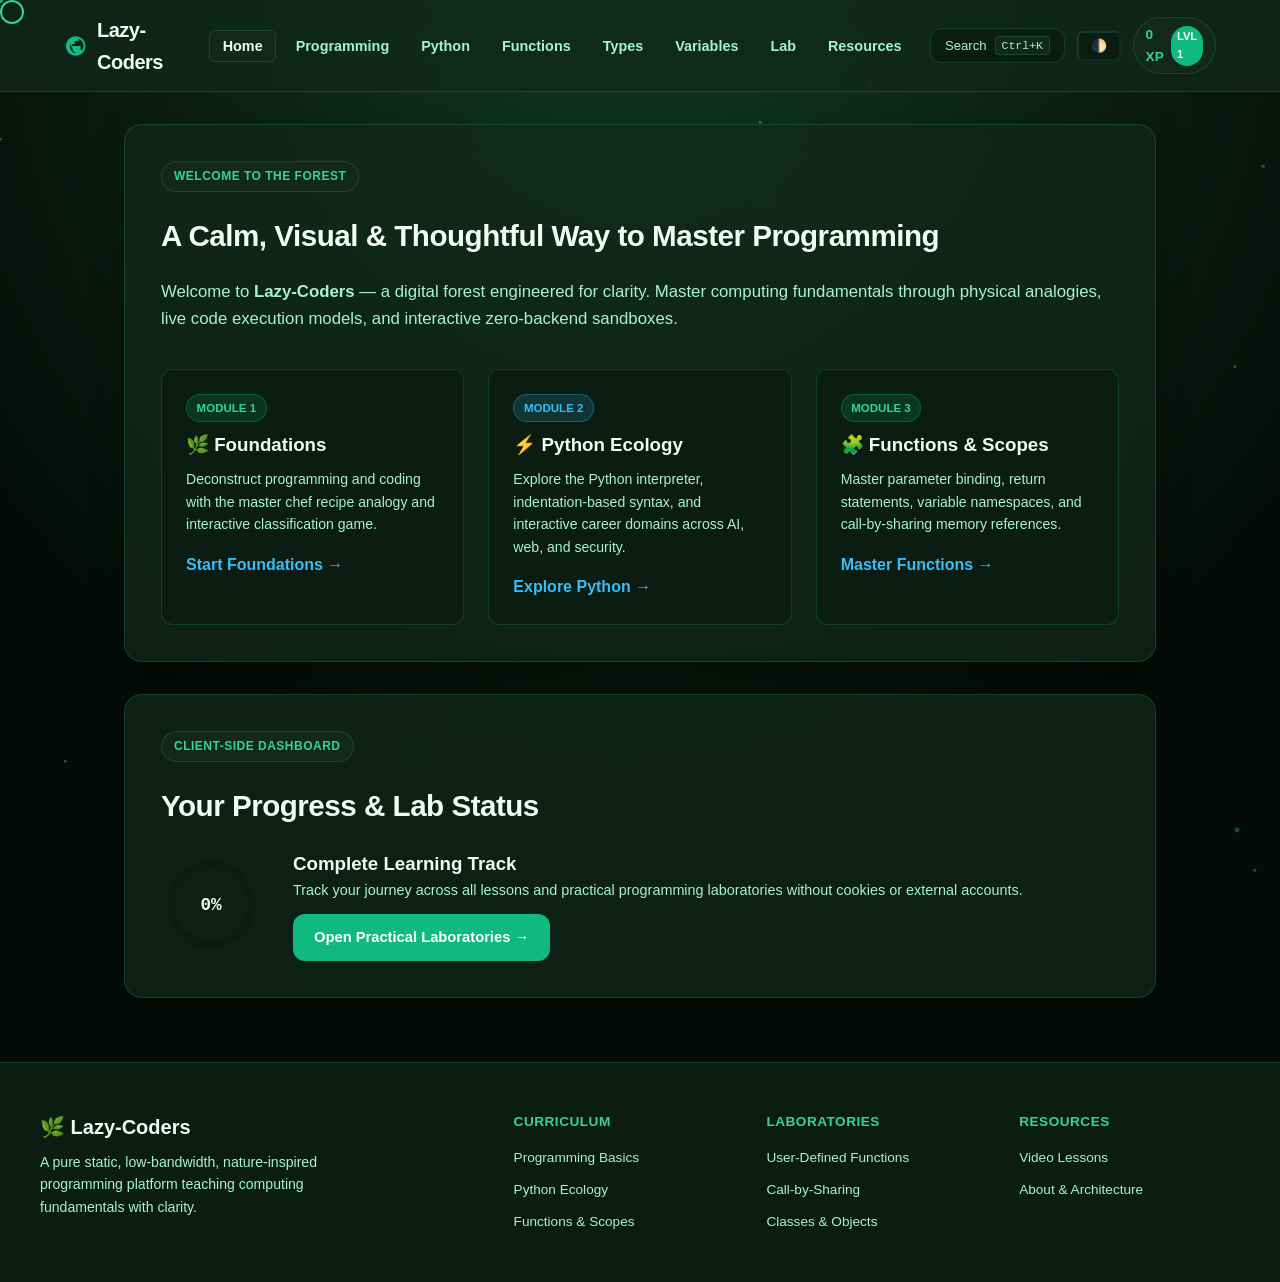
<file: index.html>
<!DOCTYPE html>
<html lang="en">

    <head>
        <meta charset="UTF-8">
        <meta name="viewport" content="width=device-width, initial-scale=1.0">
        <meta name="theme-color" content="#10b981">
        <meta name="description"
            content="Lazy-Coders: A luxury, nature-themed, low-bandwidth static programming educational platform.">
        <title>Lazy-Coders | Digital Forest of Programming</title>

        <link rel="icon"
            href="data:image/svg+xml,<svg xmlns='http://www.w3.org/2000/svg' viewBox='0 0 100 100'><text y='.9em' font-size='90'>🌿</text></svg>">
        <link rel="manifest" href="manifest.json">

        <link rel="stylesheet" href="css/style.css">
        <link rel="stylesheet" href="css/responsive.css">
        <link rel="stylesheet" href="css/animations.css">
        <link rel="stylesheet" href="css/components.css">
    </head>

    <body>
        <a href="#main-content" class="skip-nav">Skip to main content</a>
        <canvas id="ambient-canvas"></canvas>

        <header class="glass-header">
            <nav class="nav-container" aria-label="Main Navigation">
                <a href="index.html" class="brand-logo">
                    <svg viewBox="0 0 24 24" aria-hidden="true">
                        <path
                            d="M12 2C6.48 2 2 6.48 2 12s4.48 10 10 10 10-4.48 10-10S17.52 2 12 2zm1 17.93c-3.95-.49-7-3.85-7-7.93 0-.62.08-1.21.21-1.79L9 15v1c0 1.1.9 2 2 2v1.93zm6.9-2.54c-.26-.81-1-1.39-1.9-1.39h-1v-3c0-.55-.45-1-1-1H8v-2h2c.55 0 1-.45 1-1V7h2c1.1 0 2-.9 2-2v-.41c2.93 1.19 5 4.06 5 7.41 0 2.08-.8 3.97-2.1 5.39z" />
                    </svg>
                    <span>Lazy-Coders</span>
                </a>

                <ul class="nav-links">
                    <li><a href="index.html" class="nav-link active">Home</a></li>
                    <li><a href="programming.html" class="nav-link">Programming</a></li>
                    <li><a href="python.html" class="nav-link">Python</a></li>
                    <li><a href="functions.html" class="nav-link">Functions</a></li>
                    <li><a href="function-types.html" class="nav-link">Types</a></li>
                    <li><a href="variables.html" class="nav-link">Variables</a></li>
                    <li><a href="practical.html" class="nav-link">Lab</a></li>
                    <li><a href="resources.html" class="nav-link">Resources</a></li>
                </ul>

                <div class="nav-actions">
                    <button class="btn-cmd-palette" aria-label="Search">Search <span
                            class="kbd-shortcut">Ctrl+K</span></button>
                    <button class="btn-secondary btn-sm" data-theme-toggle aria-label="Toggle Theme">🌓</button>
                    <div class="user-xp-capsule">
                        <span class="xp-counter">0 XP</span>
                        <span class="level-badge">Lvl 1</span>
                    </div>
                </div>
            </nav>
        </header>

        <main id="main-content" class="main-wrapper">
            <section class="learning-card">
                <span class="card-badge">Welcome to the Forest</span>
                <h1 class="card-title">A Calm, Visual & Thoughtful Way to Master Programming</h1>
                <p style="color: var(--text-muted); font-size: 1.05rem;">
                    Welcome to <strong>Lazy-Coders</strong> — a digital forest engineered for clarity. Master computing
                    fundamentals through physical analogies, live code execution models, and interactive zero-backend
                    sandboxes.
                </p>

                <div
                    style="display: grid; grid-template-columns: repeat(auto-fit, minmax(280px, 1fr)); gap: 1.5rem; margin-top: 1rem;">
                    <div
                        style="background: var(--bg-surface); padding: 1.5rem; border-radius: var(--radius-md); border: 1px solid var(--border-glass);">
                        <span class="badge badge-emerald">Module 1</span>
                        <h3 style="margin: 0.5rem 0; color: var(--text-main);">🌿 Foundations</h3>
                        <p style="color: var(--text-muted); font-size: 0.88rem;">Deconstruct programming and coding with
                            the master chef recipe analogy and interactive classification game.</p>
                        <a href="programming.html"
                            style="color: var(--accent-sky); font-weight: 700; text-decoration: none; display: inline-block; margin-top: 1rem;">Start
                            Foundations →</a>
                    </div>

                    <div
                        style="background: var(--bg-surface); padding: 1.5rem; border-radius: var(--radius-md); border: 1px solid var(--border-glass);">
                        <span class="badge badge-sky">Module 2</span>
                        <h3 style="margin: 0.5rem 0; color: var(--text-main);">⚡ Python Ecology</h3>
                        <p style="color: var(--text-muted); font-size: 0.88rem;">Explore the Python interpreter,
                            indentation-based syntax, and interactive career domains across AI, web, and security.</p>
                        <a href="python.html"
                            style="color: var(--accent-sky); font-weight: 700; text-decoration: none; display: inline-block; margin-top: 1rem;">Explore
                            Python →</a>
                    </div>

                    <div
                        style="background: var(--bg-surface); padding: 1.5rem; border-radius: var(--radius-md); border: 1px solid var(--border-glass);">
                        <span class="badge badge-emerald">Module 3</span>
                        <h3 style="margin: 0.5rem 0; color: var(--text-main);">🧩 Functions & Scopes</h3>
                        <p style="color: var(--text-muted); font-size: 0.88rem;">Master parameter binding, return
                            statements, variable namespaces, and call-by-sharing memory references.</p>
                        <a href="functions.html"
                            style="color: var(--accent-sky); font-weight: 700; text-decoration: none; display: inline-block; margin-top: 1rem;">Master
                            Functions →</a>
                    </div>
                </div>
            </section>

            <section class="learning-card">
                <span class="card-badge">Client-Side Dashboard</span>
                <h2 class="card-title">Your Progress & Lab Status</h2>
                <div style="display: flex; gap: 2rem; align-items: center; flex-wrap: wrap;">
                    <div class="kpi-gauge">
                        <svg width="100" height="100">
                            <circle class="kpi-gauge-track" cx="50" cy="50" r="40" />
                            <circle class="kpi-gauge-bar" cx="50" cy="50" r="40" stroke-dasharray="251.2"
                                stroke-dashoffset="251.2" />
                        </svg>
                        <div class="kpi-gauge-value" data-dashboard-progress-text>0%</div>
                    </div>
                    <div>
                        <h3 style="color: var(--text-main);">Complete Learning Track</h3>
                        <p style="color: var(--text-muted); font-size: 0.9rem;">Track your journey across all lessons
                            and practical programming laboratories without cookies or external accounts.</p>
                        <a href="practical.html" class="btn btn-primary" style="margin-top: 0.75rem;">Open Practical
                            Laboratories →</a>
                    </div>
                </div>
            </section>
        </main>

        <div id="command-palette-modal"
            style="display: none; position: fixed; inset: 0; background: rgba(0,0,0,0.85); z-index: 10000; align-items: flex-start; justify-content: center; padding-top: 14vh;"
            role="dialog" aria-modal="true" aria-label="Command Palette">
            <div
                style="background: var(--bg-surface-elevated); border: 1px solid var(--border-highlight); width: 90%; max-width: 580px; border-radius: 16px; overflow: hidden;">
                <div
                    style="padding: 1rem 1.25rem; border-bottom: 1px solid var(--border-glass); display: flex; align-items: center; gap: 0.75rem;">
                    <input type="text" id="palette-search-input" placeholder="Search lessons, concepts, or labs..."
                        style="width: 100%; background: transparent; border: none; outline: none; color: var(--text-main); font-size: 1.05rem; font-family: inherit;">
                </div>
                <ul id="palette-results-list"
                    style="list-style: none; max-height: 320px; overflow-y: auto; padding: 0.5rem;"></ul>
            </div>
        </div>

        <nav class="mobile-dock" aria-label="Mobile Dock Navigation">
            <ul class="mobile-dock-list">
                <li class="mobile-dock-item"><a href="index.html" class="active"><span>🏠</span><span>Home</span></a>
                </li>
                <li class="mobile-dock-item"><a href="programming.html"><span>📖</span><span>Concepts</span></a></li>
                <li class="mobile-dock-item"><a href="functions.html"><span>⚙️</span><span>Functions</span></a></li>
                <li class="mobile-dock-item"><a href="practical.html"><span>🧪</span><span>Lab</span></a></li>
            </ul>
        </nav>

        <footer class="footer-main">
            <div class="footer-container">
                <div class="footer-brand">
                    <h4>🌿 Lazy-Coders</h4>
                    <p>A pure static, low-bandwidth, nature-inspired programming platform teaching computing
                        fundamentals with clarity.</p>
                </div>
                <div class="footer-col">
                    <h5>Curriculum</h5>
                    <ul>
                        <li><a href="programming.html">Programming Basics</a></li>
                        <li><a href="python.html">Python Ecology</a></li>
                        <li><a href="functions.html">Functions & Scopes</a></li>
                    </ul>
                </div>
                <div class="footer-col">
                    <h5>Laboratories</h5>
                    <ul>
                        <li><a href="practical.html#lab1">User-Defined Functions</a></li>
                        <li><a href="practical.html#lab3">Call-by-Sharing</a></li>
                        <li><a href="practical.html#lab4">Classes & Objects</a></li>
                    </ul>
                </div>
                <div class="footer-col">
                    <h5>Resources</h5>
                    <ul>
                        <li><a href="resources.html">Video Lessons</a></li>
                        <li><a href="about.html">About & Architecture</a></li>
                    </ul>
                </div>
            </div>
        </footer>

        <script src="js/app.js"></script>
        <script src="js/navigation.js"></script>
        <script src="js/theme.js"></script>
        <script src="js/dashboard.js"></script>
        <script src="js/quiz.js"></script>
        <script src="js/progress.js"></script>
        <script src="js/accessibility.js"></script>
        <script src="js/performance.js"></script>
    </body>

</html>
</file>
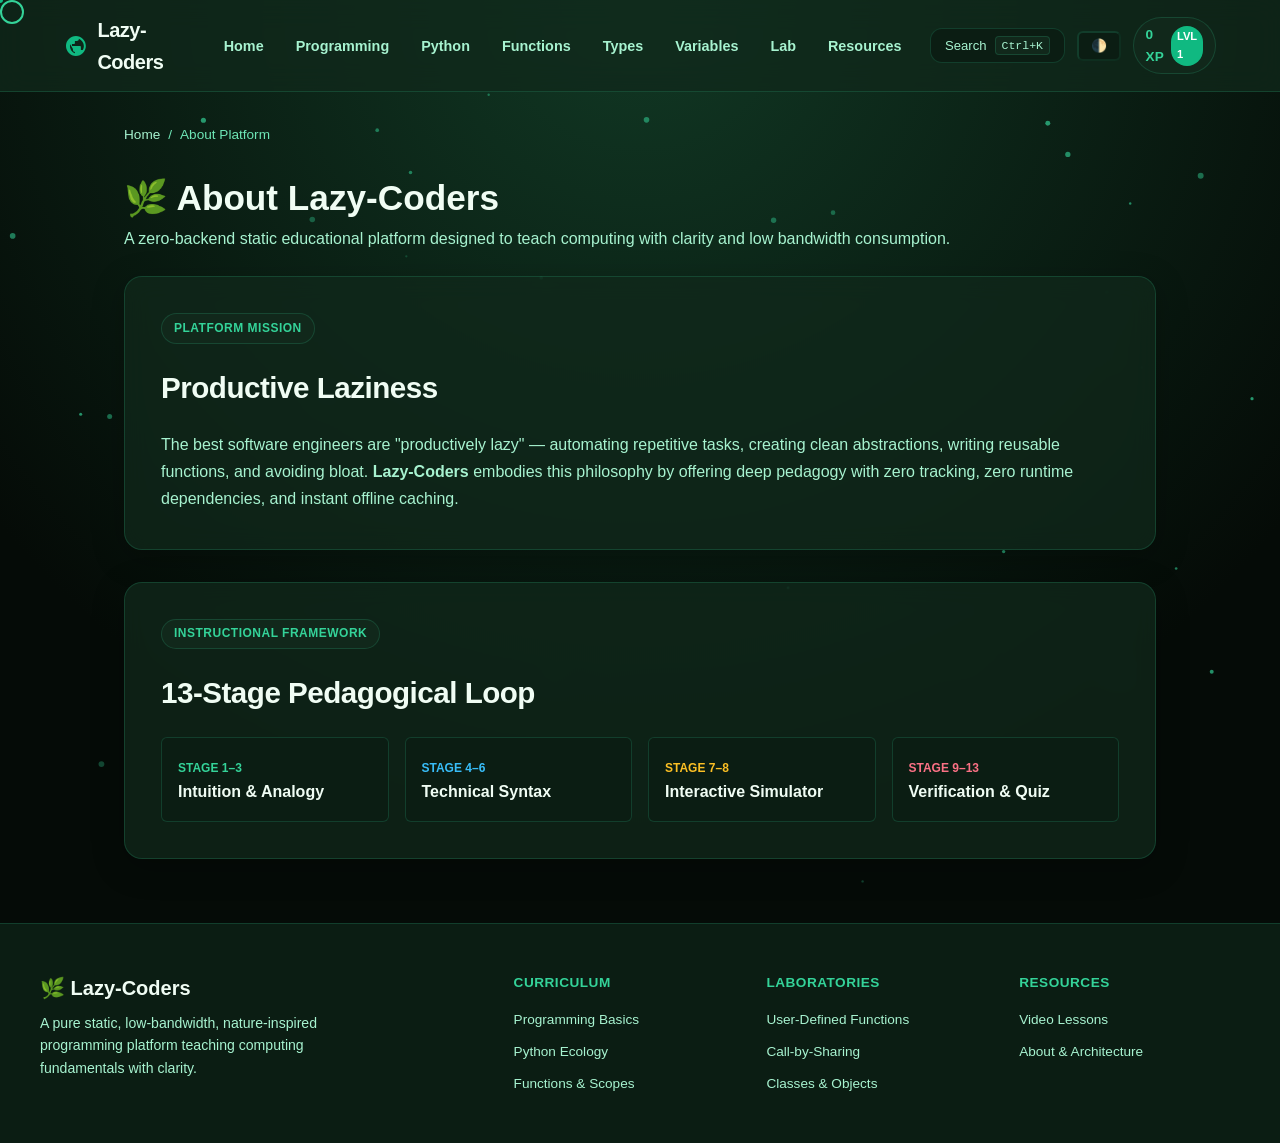
<file: about.html>
<!DOCTYPE html>
<html lang="en">

    <head>
        <meta charset="UTF-8">
        <meta name="viewport" content="width=device-width, initial-scale=1.0">
        <meta name="theme-color" content="#10b981">
        <meta name="description"
            content="Lazy-Coders: About our architectural philosophy, SDLC engineering roadmap, and 13-stage pedagogical model.">
        <title>Lazy-Coders | About & System Architecture</title>

        <link rel="icon"
            href="data:image/svg+xml,<svg xmlns='http://www.w3.org/2000/svg' viewBox='0 0 100 100'><text y='.9em' font-size='90'>🌿</text></svg>">
        <link rel="manifest" href="manifest.json">

        <link rel="stylesheet" href="css/style.css">
        <link rel="stylesheet" href="css/responsive.css">
        <link rel="stylesheet" href="css/animations.css">
        <link rel="stylesheet" href="css/components.css">
    </head>

    <body>
        <a href="#main-content" class="skip-nav">Skip to main content</a>
        <canvas id="ambient-canvas"></canvas>

        <header class="glass-header">
            <nav class="nav-container" aria-label="Main Navigation">
                <a href="index.html" class="brand-logo">
                    <svg viewBox="0 0 24 24" aria-hidden="true">
                        <path
                            d="M12 2C6.48 2 2 6.48 2 12s4.48 10 10 10 10-4.48 10-10S17.52 2 12 2zm1 17.93c-3.95-.49-7-3.85-7-7.93 0-.62.08-1.21.21-1.79L9 15v1c0 1.1.9 2 2 2v1.93zm6.9-2.54c-.26-.81-1-1.39-1.9-1.39h-1v-3c0-.55-.45-1-1-1H8v-2h2c.55 0 1-.45 1-1V7h2c1.1 0 2-.9 2-2v-.41c2.93 1.19 5 4.06 5 7.41 0 2.08-.8 3.97-2.1 5.39z" />
                    </svg>
                    <span>Lazy-Coders</span>
                </a>

                <ul class="nav-links">
                    <li><a href="index.html" class="nav-link">Home</a></li>
                    <li><a href="programming.html" class="nav-link">Programming</a></li>
                    <li><a href="python.html" class="nav-link">Python</a></li>
                    <li><a href="functions.html" class="nav-link">Functions</a></li>
                    <li><a href="function-types.html" class="nav-link">Types</a></li>
                    <li><a href="variables.html" class="nav-link">Variables</a></li>
                    <li><a href="practical.html" class="nav-link">Lab</a></li>
                    <li><a href="resources.html" class="nav-link">Resources</a></li>
                </ul>

                <div class="nav-actions">
                    <button class="btn-cmd-palette" aria-label="Search">Search <span
                            class="kbd-shortcut">Ctrl+K</span></button>
                    <button class="btn-secondary btn-sm" data-theme-toggle aria-label="Toggle Theme">🌓</button>
                    <div class="user-xp-capsule">
                        <span class="xp-counter">0 XP</span>
                        <span class="level-badge">Lvl 1</span>
                    </div>
                </div>
            </nav>
        </header>

        <main id="main-content" class="main-wrapper">
            <ul class="breadcrumbs" aria-label="Breadcrumbs">
                <li><a href="index.html">Home</a></li>
                <li>/</li>
                <li aria-current="page">About Platform</li>
            </ul>

            <header style="margin-bottom: 1.5rem;">
                <h1 style="font-size: 2.2rem; color: var(--text-main); font-weight: 800;">🌿 About Lazy-Coders</h1>
                <p style="color: var(--text-muted);">A zero-backend static educational platform designed to teach
                    computing with clarity and low bandwidth consumption.</p>
            </header>

            <section class="learning-card">
                <span class="card-badge">Platform Mission</span>
                <h2 class="card-title">Productive Laziness</h2>
                <p style="color: var(--text-muted); line-height: 1.7;">
                    The best software engineers are "productively lazy" — automating repetitive tasks, creating clean
                    abstractions, writing reusable functions, and avoiding bloat. <strong>Lazy-Coders</strong> embodies
                    this philosophy by offering deep pedagogy with zero tracking, zero runtime dependencies, and instant
                    offline caching.
                </p>
            </section>

            <section class="learning-card">
                <span class="card-badge">Instructional Framework</span>
                <h2 class="card-title">13-Stage Pedagogical Loop</h2>
                <div style="display: grid; grid-template-columns: repeat(auto-fit, minmax(200px, 1fr)); gap: 1rem;">
                    <div
                        style="background: var(--bg-surface); padding: 1rem; border-radius: var(--radius-sm); border: 1px solid var(--border-glass);">
                        <span style="color: var(--accent-glow); font-weight: 800; font-size: 0.75rem;">STAGE 1–3</span>
                        <div style="font-weight: 700; color: var(--text-main);">Intuition & Analogy</div>
                    </div>
                    <div
                        style="background: var(--bg-surface); padding: 1rem; border-radius: var(--radius-sm); border: 1px solid var(--border-glass);">
                        <span style="color: var(--accent-sky); font-weight: 800; font-size: 0.75rem;">STAGE 4–6</span>
                        <div style="font-weight: 700; color: var(--text-main);">Technical Syntax</div>
                    </div>
                    <div
                        style="background: var(--bg-surface); padding: 1rem; border-radius: var(--radius-sm); border: 1px solid var(--border-glass);">
                        <span style="color: var(--accent-amber); font-weight: 800; font-size: 0.75rem;">STAGE 7–8</span>
                        <div style="font-weight: 700; color: var(--text-main);">Interactive Simulator</div>
                    </div>
                    <div
                        style="background: var(--bg-surface); padding: 1rem; border-radius: var(--radius-sm); border: 1px solid var(--border-glass);">
                        <span style="color: var(--accent-rose); font-weight: 800; font-size: 0.75rem;">STAGE 9–13</span>
                        <div style="font-weight: 700; color: var(--text-main);">Verification & Quiz</div>
                    </div>
                </div>
            </section>
        </main>

        <div id="command-palette-modal"
            style="display: none; position: fixed; inset: 0; background: rgba(0,0,0,0.85); z-index: 10000; align-items: flex-start; justify-content: center; padding-top: 14vh;"
            role="dialog" aria-modal="true" aria-label="Command Palette">
            <div
                style="background: var(--bg-surface-elevated); border: 1px solid var(--border-highlight); width: 90%; max-width: 580px; border-radius: 16px; overflow: hidden;">
                <div
                    style="padding: 1rem 1.25rem; border-bottom: 1px solid var(--border-glass); display: flex; align-items: center; gap: 0.75rem;">
                    <input type="text" id="palette-search-input" placeholder="Search lessons, concepts, or labs..."
                        style="width: 100%; background: transparent; border: none; outline: none; color: var(--text-main); font-size: 1.05rem; font-family: inherit;">
                </div>
                <ul id="palette-results-list"
                    style="list-style: none; max-height: 320px; overflow-y: auto; padding: 0.5rem;"></ul>
            </div>
        </div>

        <nav class="mobile-dock" aria-label="Mobile Dock Navigation">
            <ul class="mobile-dock-list">
                <li class="mobile-dock-item"><a href="index.html"><span>🏠</span><span>Home</span></a></li>
                <li class="mobile-dock-item"><a href="programming.html"><span>📖</span><span>Concepts</span></a></li>
                <li class="mobile-dock-item"><a href="functions.html"><span>⚙️</span><span>Functions</span></a></li>
                <li class="mobile-dock-item"><a href="practical.html"><span>🧪</span><span>Lab</span></a></li>
            </ul>
        </nav>

        <footer class="footer-main">
            <div class="footer-container">
                <div class="footer-brand">
                    <h4>🌿 Lazy-Coders</h4>
                    <p>A pure static, low-bandwidth, nature-inspired programming platform teaching computing
                        fundamentals with clarity.</p>
                </div>
                <div class="footer-col">
                    <h5>Curriculum</h5>
                    <ul>
                        <li><a href="programming.html">Programming Basics</a></li>
                        <li><a href="python.html">Python Ecology</a></li>
                        <li><a href="functions.html">Functions & Scopes</a></li>
                    </ul>
                </div>
                <div class="footer-col">
                    <h5>Laboratories</h5>
                    <ul>
                        <li><a href="practical.html#lab1">User-Defined Functions</a></li>
                        <li><a href="practical.html#lab3">Call-by-Sharing</a></li>
                        <li><a href="practical.html#lab4">Classes & Objects</a></li>
                    </ul>
                </div>
                <div class="footer-col">
                    <h5>Resources</h5>
                    <ul>
                        <li><a href="resources.html">Video Lessons</a></li>
                        <li><a href="about.html">About & Architecture</a></li>
                    </ul>
                </div>
            </div>
        </footer>

        <script src="js/app.js"></script>
        <script src="js/navigation.js"></script>
        <script src="js/theme.js"></script>
        <script src="js/dashboard.js"></script>
        <script src="js/quiz.js"></script>
        <script src="js/progress.js"></script>
        <script src="js/accessibility.js"></script>
        <script src="js/performance.js"></script>
    </body>

</html>
</file>
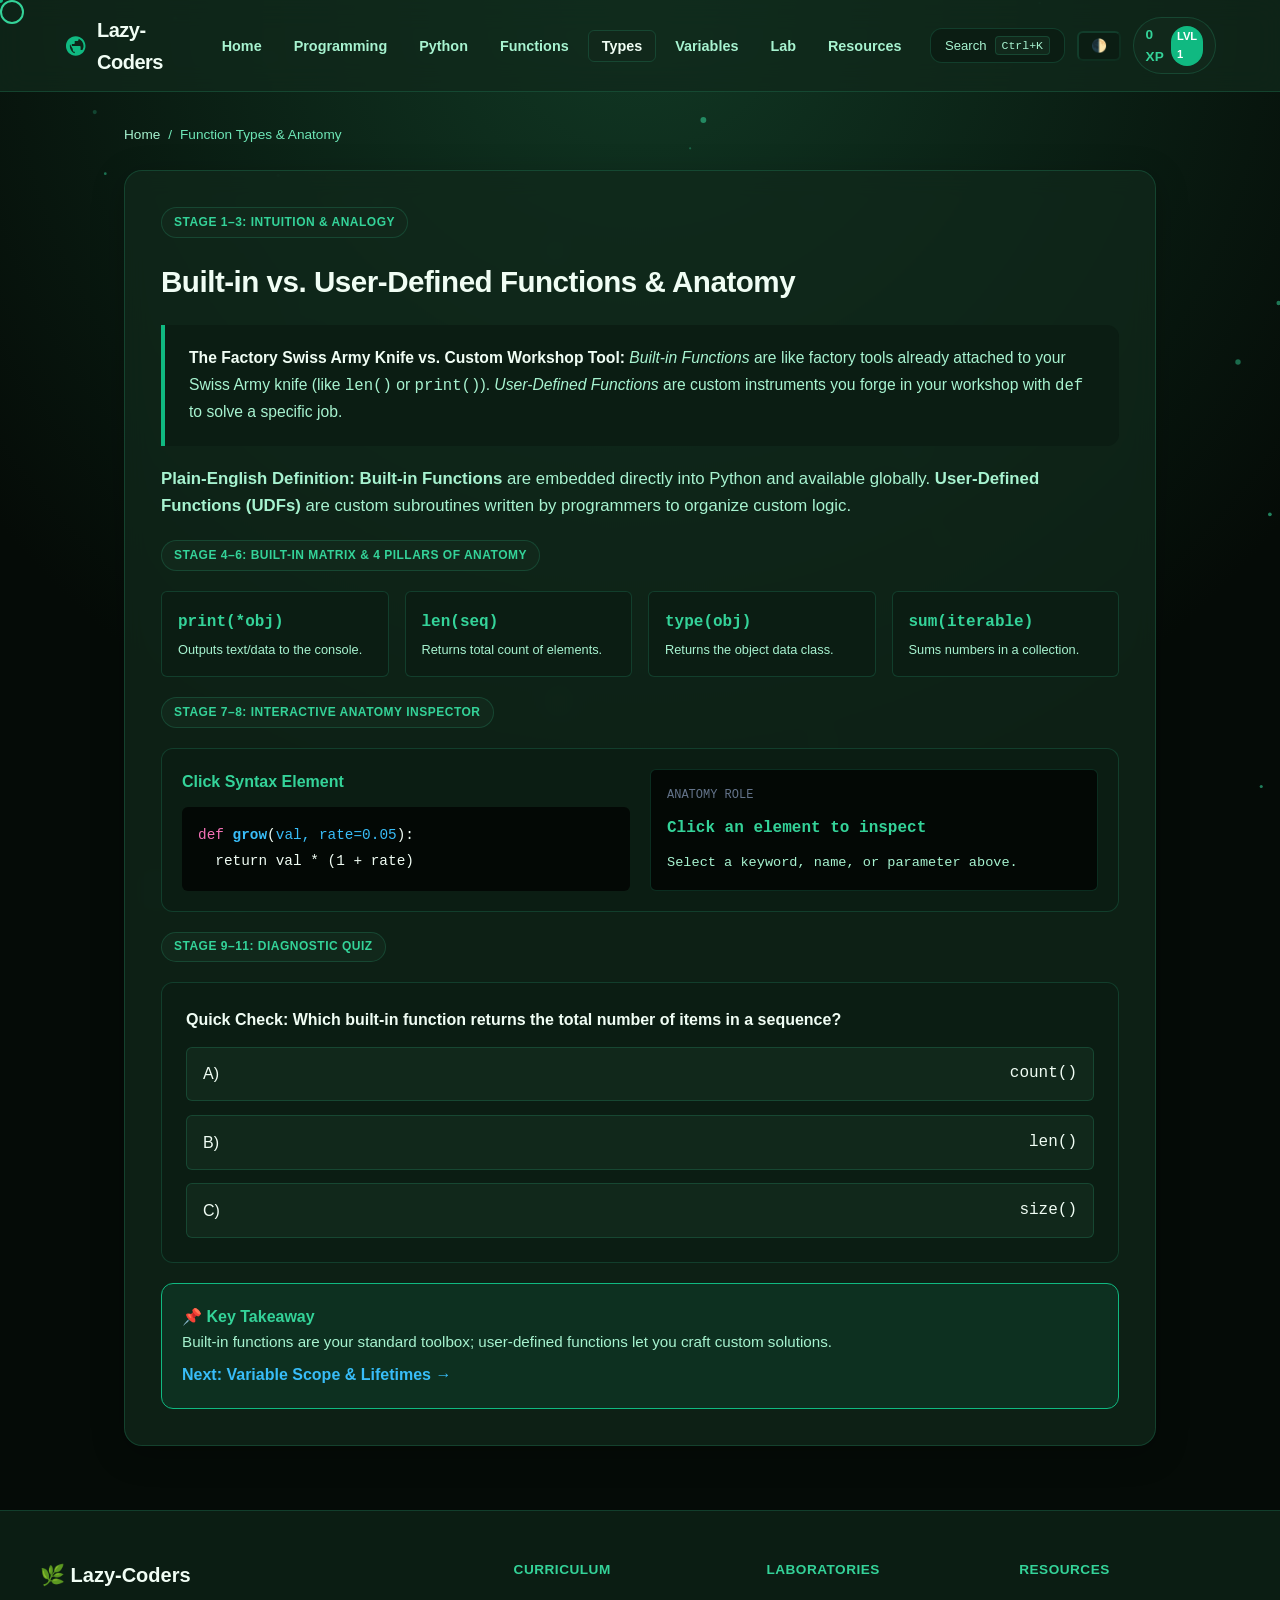
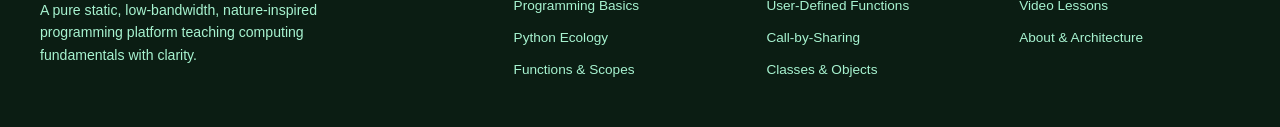
<file: function-types.html>
<!DOCTYPE html>
<html lang="en">

    <head>
        <meta charset="UTF-8">
        <meta name="viewport" content="width=device-width, initial-scale=1.0">
        <meta name="theme-color" content="#10b981">
        <meta name="description"
            content="Lazy-Coders: Built-in vs User-Defined functions, function signatures, declarations, definitions, and calls.">
        <title>Lazy-Coders | Function Types & Anatomy</title>

        <link rel="icon"
            href="data:image/svg+xml,<svg xmlns='http://www.w3.org/2000/svg' viewBox='0 0 100 100'><text y='.9em' font-size='90'>🌿</text></svg>">
        <link rel="manifest" href="manifest.json">

        <link rel="stylesheet" href="css/style.css">
        <link rel="stylesheet" href="css/responsive.css">
        <link rel="stylesheet" href="css/animations.css">
        <link rel="stylesheet" href="css/components.css">
    </head>

    <body>
        <a href="#main-content" class="skip-nav">Skip to main content</a>
        <canvas id="ambient-canvas"></canvas>

        <header class="glass-header">
            <nav class="nav-container" aria-label="Main Navigation">
                <a href="index.html" class="brand-logo">
                    <svg viewBox="0 0 24 24" aria-hidden="true">
                        <path
                            d="M12 2C6.48 2 2 6.48 2 12s4.48 10 10 10 10-4.48 10-10S17.52 2 12 2zm1 17.93c-3.95-.49-7-3.85-7-7.93 0-.62.08-1.21.21-1.79L9 15v1c0 1.1.9 2 2 2v1.93zm6.9-2.54c-.26-.81-1-1.39-1.9-1.39h-1v-3c0-.55-.45-1-1-1H8v-2h2c.55 0 1-.45 1-1V7h2c1.1 0 2-.9 2-2v-.41c2.93 1.19 5 4.06 5 7.41 0 2.08-.8 3.97-2.1 5.39z" />
                    </svg>
                    <span>Lazy-Coders</span>
                </a>

                <ul class="nav-links">
                    <li><a href="index.html" class="nav-link">Home</a></li>
                    <li><a href="programming.html" class="nav-link">Programming</a></li>
                    <li><a href="python.html" class="nav-link">Python</a></li>
                    <li><a href="functions.html" class="nav-link">Functions</a></li>
                    <li><a href="function-types.html" class="nav-link active">Types</a></li>
                    <li><a href="variables.html" class="nav-link">Variables</a></li>
                    <li><a href="practical.html" class="nav-link">Lab</a></li>
                    <li><a href="resources.html" class="nav-link">Resources</a></li>
                </ul>

                <div class="nav-actions">
                    <button class="btn-cmd-palette" aria-label="Search">Search <span
                            class="kbd-shortcut">Ctrl+K</span></button>
                    <button class="btn-secondary btn-sm" data-theme-toggle aria-label="Toggle Theme">🌓</button>
                    <div class="user-xp-capsule">
                        <span class="xp-counter">0 XP</span>
                        <span class="level-badge">Lvl 1</span>
                    </div>
                </div>
            </nav>
        </header>

        <main id="main-content" class="main-wrapper">
            <ul class="breadcrumbs" aria-label="Breadcrumbs">
                <li><a href="index.html">Home</a></li>
                <li>/</li>
                <li aria-current="page">Function Types & Anatomy</li>
            </ul>

            <article class="learning-card">
                <span class="card-badge">Stage 1–3: Intuition & Analogy</span>
                <h1 class="card-title">Built-in vs. User-Defined Functions & Anatomy</h1>

                <div class="analogy-callout">
                    <strong>The Factory Swiss Army Knife vs. Custom Workshop Tool:</strong> <em>Built-in Functions</em>
                    are like factory tools already attached to your Swiss Army knife (like <code>len()</code> or
                    <code>print()</code>). <em>User-Defined Functions</em> are custom instruments you forge in your
                    workshop with <code>def</code> to solve a specific job.
                </div>

                <p style="color: var(--text-muted); font-size: 1.05rem;">
                    <strong>Plain-English Definition:</strong> <strong>Built-in Functions</strong> are embedded directly
                    into Python and available globally. <strong>User-Defined Functions (UDFs)</strong> are custom
                    subroutines written by programmers to organize custom logic.
                </p>

                <span class="card-badge">Stage 4–6: Built-in Matrix & 4 Pillars of Anatomy</span>
                <div style="display: grid; grid-template-columns: repeat(auto-fit, minmax(200px, 1fr)); gap: 1rem;">
                    <div
                        style="background: var(--bg-surface); padding: 1rem; border-radius: var(--radius-sm); border: 1px solid var(--border-glass);">
                        <code style="color: var(--accent-glow); font-weight: 700;">print(*obj)</code>
                        <p style="font-size: 0.8rem; color: var(--text-muted); margin-top: 0.3rem;">Outputs text/data to
                            the console.</p>
                    </div>
                    <div
                        style="background: var(--bg-surface); padding: 1rem; border-radius: var(--radius-sm); border: 1px solid var(--border-glass);">
                        <code style="color: var(--accent-glow); font-weight: 700;">len(seq)</code>
                        <p style="font-size: 0.8rem; color: var(--text-muted); margin-top: 0.3rem;">Returns total count
                            of elements.</p>
                    </div>
                    <div
                        style="background: var(--bg-surface); padding: 1rem; border-radius: var(--radius-sm); border: 1px solid var(--border-glass);">
                        <code style="color: var(--accent-glow); font-weight: 700;">type(obj)</code>
                        <p style="font-size: 0.8rem; color: var(--text-muted); margin-top: 0.3rem;">Returns the object
                            data class.</p>
                    </div>
                    <div
                        style="background: var(--bg-surface); padding: 1rem; border-radius: var(--radius-sm); border: 1px solid var(--border-glass);">
                        <code style="color: var(--accent-glow); font-weight: 700;">sum(iterable)</code>
                        <p style="font-size: 0.8rem; color: var(--text-muted); margin-top: 0.3rem;">Sums numbers in a
                            collection.</p>
                    </div>
                </div>

                <span class="card-badge">Stage 7–8: Interactive Anatomy Inspector</span>
                <div class="sim-container">
                    <div class="sim-controls">
                        <h4 style="color: var(--accent-glow);">Click Syntax Element</h4>
                        <div
                            style="background: var(--code-bg); padding: 1rem; border-radius: 6px; font-family: var(--font-mono); font-size: 0.9rem; line-height: 1.8;">
                            <span class="anatomy-tag" data-role="kw"
                                style="color: var(--code-keyword); cursor: pointer;">def</span>
                            <span class="anatomy-tag" data-role="name"
                                style="color: var(--code-fn); cursor: pointer; font-weight: 700;">grow</span>(<span
                                class="anatomy-tag" data-role="param"
                                style="color: var(--accent-sky); cursor: pointer;">val, rate=0.05</span>):<br>
                            &nbsp;&nbsp;<span class="anatomy-tag" data-role="body"
                                style="color: var(--text-main); cursor: pointer;">return val * (1 + rate)</span>
                        </div>
                    </div>

                    <div class="sim-output-box">
                        <div style="font-size: 0.75rem; color: #64748b;">ANATOMY ROLE</div>
                        <h4 id="anatomy-title" style="color: var(--accent-glow); margin: 0.2rem 0;">Click an element to
                            inspect</h4>
                        <p id="anatomy-desc" style="font-size: 0.85rem; color: var(--text-muted);">Select a keyword,
                            name, or parameter above.</p>
                    </div>
                </div>

                <span class="card-badge">Stage 9–11: Diagnostic Quiz</span>
                <div class="quiz-box">
                    <h4 style="color: var(--text-main);">Quick Check: Which built-in function returns the total number
                        of items in a sequence?</h4>
                    <div class="quiz-option" data-correct="false">A) <code>count()</code></div>
                    <div class="quiz-option" data-correct="true">B) <code>len()</code></div>
                    <div class="quiz-option" data-correct="false">C) <code>size()</code></div>
                    <p class="quiz-explanation" style="display:none; color: var(--accent-glow); font-size: 0.85rem;">
                        ✓ Correct! <code>len()</code> returns the item count of any sequence or collection.
                    </p>
                </div>

                <div
                    style="background: rgba(16, 185, 129, 0.1); border: 1px solid var(--accent-emerald); padding: 1.25rem; border-radius: var(--radius-md);">
                    <h4 style="color: var(--accent-glow);">📌 Key Takeaway</h4>
                    <p style="color: var(--text-muted); font-size: 0.95rem;">Built-in functions are your standard
                        toolbox; user-defined functions let you craft custom solutions.</p>
                    <a href="variables.html"
                        style="color: var(--accent-sky); font-weight: 700; text-decoration: none; display: inline-block; margin-top: 0.5rem;">Next:
                        Variable Scope & Lifetimes →</a>
                </div>
            </article>
        </main>

        <div id="command-palette-modal"
            style="display: none; position: fixed; inset: 0; background: rgba(0,0,0,0.85); z-index: 10000; align-items: flex-start; justify-content: center; padding-top: 14vh;"
            role="dialog" aria-modal="true" aria-label="Command Palette">
            <div
                style="background: var(--bg-surface-elevated); border: 1px solid var(--border-highlight); width: 90%; max-width: 580px; border-radius: 16px; overflow: hidden;">
                <div
                    style="padding: 1rem 1.25rem; border-bottom: 1px solid var(--border-glass); display: flex; align-items: center; gap: 0.75rem;">
                    <input type="text" id="palette-search-input" placeholder="Search lessons, concepts, or labs..."
                        style="width: 100%; background: transparent; border: none; outline: none; color: var(--text-main); font-size: 1.05rem; font-family: inherit;">
                </div>
                <ul id="palette-results-list"
                    style="list-style: none; max-height: 320px; overflow-y: auto; padding: 0.5rem;"></ul>
            </div>
        </div>

        <nav class="mobile-dock" aria-label="Mobile Dock Navigation">
            <ul class="mobile-dock-list">
                <li class="mobile-dock-item"><a href="index.html"><span>🏠</span><span>Home</span></a></li>
                <li class="mobile-dock-item"><a href="programming.html"><span>📖</span><span>Concepts</span></a></li>
                <li class="mobile-dock-item"><a href="functions.html"><span>⚙️</span><span>Functions</span></a></li>
                <li class="mobile-dock-item"><a href="practical.html"><span>🧪</span><span>Lab</span></a></li>
            </ul>
        </nav>

        <footer class="footer-main">
            <div class="footer-container">
                <div class="footer-brand">
                    <h4>🌿 Lazy-Coders</h4>
                    <p>A pure static, low-bandwidth, nature-inspired programming platform teaching computing
                        fundamentals with clarity.</p>
                </div>
                <div class="footer-col">
                    <h5>Curriculum</h5>
                    <ul>
                        <li><a href="programming.html">Programming Basics</a></li>
                        <li><a href="python.html">Python Ecology</a></li>
                        <li><a href="functions.html">Functions & Scopes</a></li>
                    </ul>
                </div>
                <div class="footer-col">
                    <h5>Laboratories</h5>
                    <ul>
                        <li><a href="practical.html#lab1">User-Defined Functions</a></li>
                        <li><a href="practical.html#lab3">Call-by-Sharing</a></li>
                        <li><a href="practical.html#lab4">Classes & Objects</a></li>
                    </ul>
                </div>
                <div class="footer-col">
                    <h5>Resources</h5>
                    <ul>
                        <li><a href="resources.html">Video Lessons</a></li>
                        <li><a href="about.html">About & Architecture</a></li>
                    </ul>
                </div>
            </div>
        </footer>

        <script src="js/app.js"></script>
        <script src="js/navigation.js"></script>
        <script src="js/theme.js"></script>
        <script src="js/dashboard.js"></script>
        <script src="js/quiz.js"></script>
        <script src="js/progress.js"></script>
        <script src="js/accessibility.js"></script>
        <script src="js/performance.js"></script>

        <script>
            (() => {
                const data = {
                    kw: { title: "def Keyword", desc: "Python statement keyword that introduces a function header." },
                    name: { title: "Function Identifier", desc: "The reference name bound to the function in the namespace." },
                    param: { title: "Parameter List", desc: "Variable slots accepting incoming arguments with default values." },
                    body: { title: "Function Body Block", desc: "Indented statements returning the calculated result." }
                };
                const t = document.getElementById('anatomy-title'), d = document.getElementById('anatomy-desc');
                document.querySelectorAll('.anatomy-tag').forEach(tag => {
                    tag.addEventListener('click', () => {
                        const item = data[tag.dataset.role];
                        if (item) { t.textContent = item.title; d.textContent = item.desc; }
                    });
                });
            })();
        </script>
    </body>

</html>
</file>
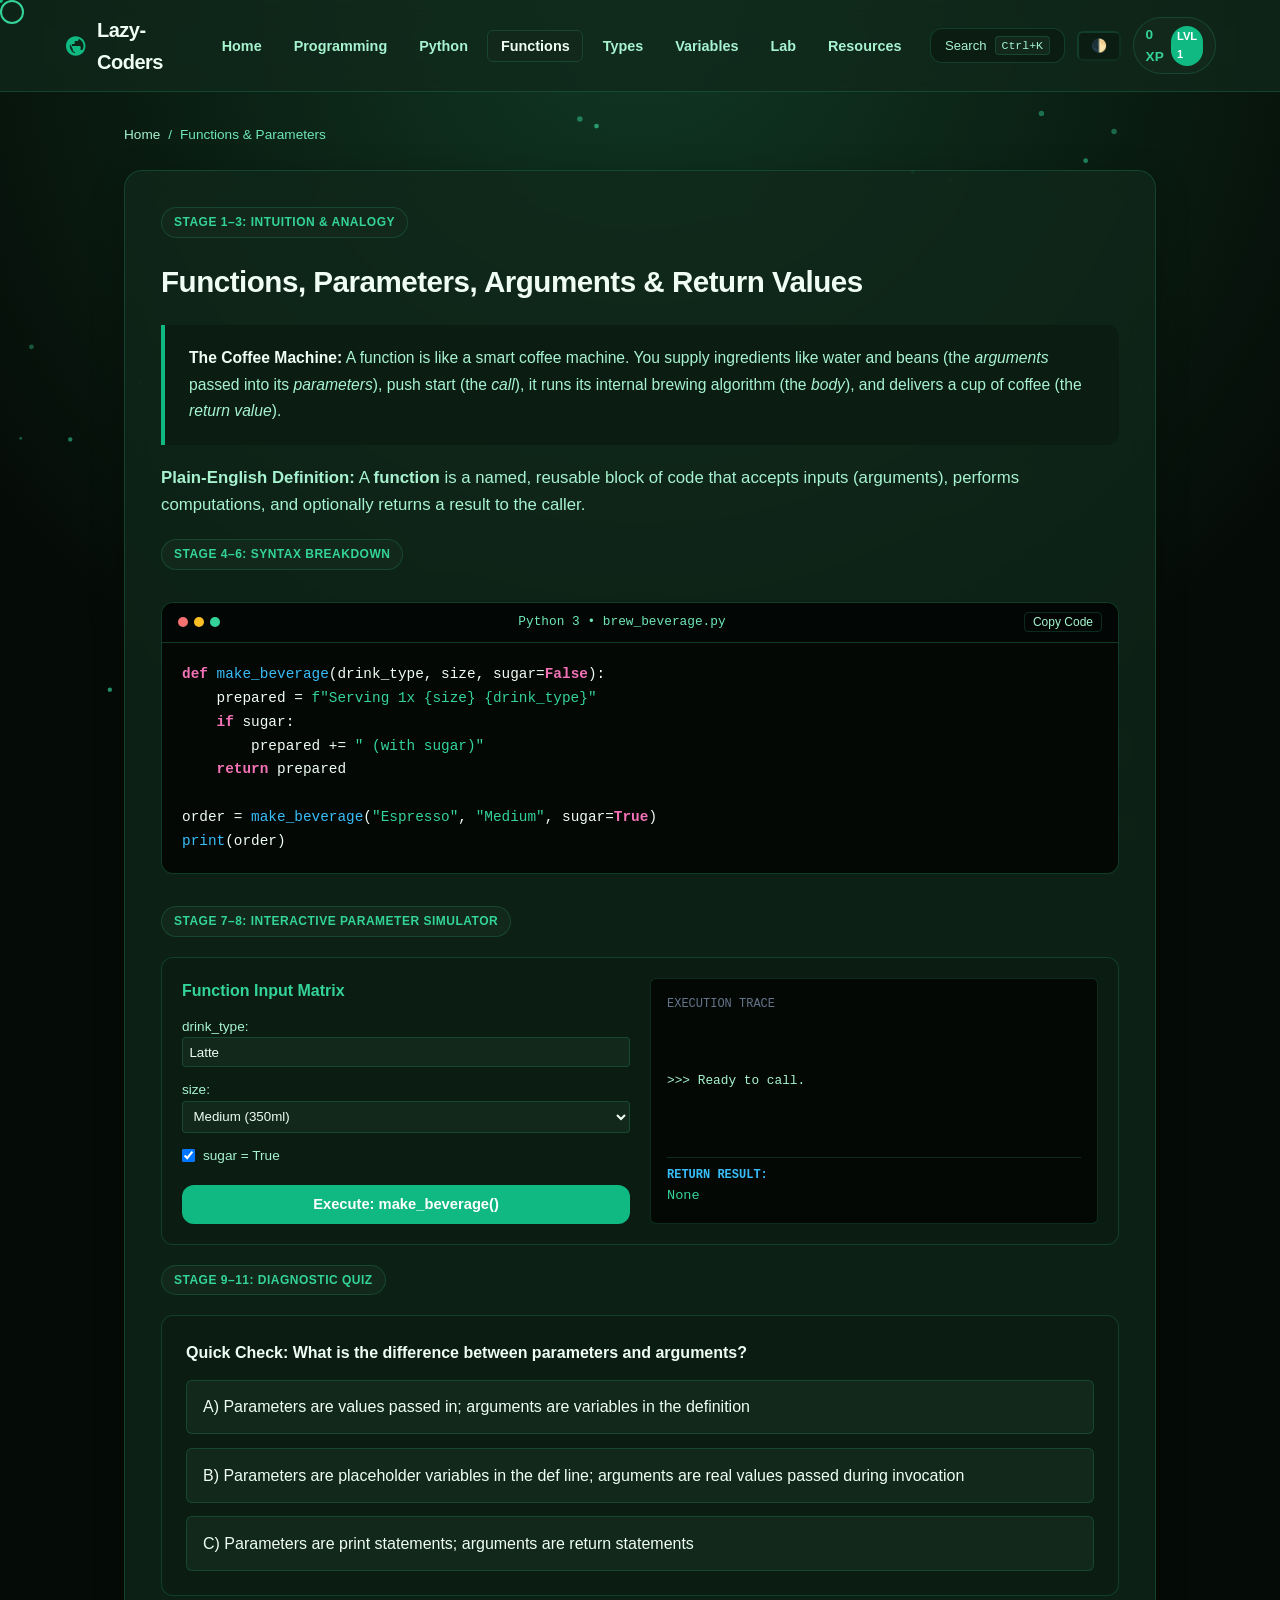
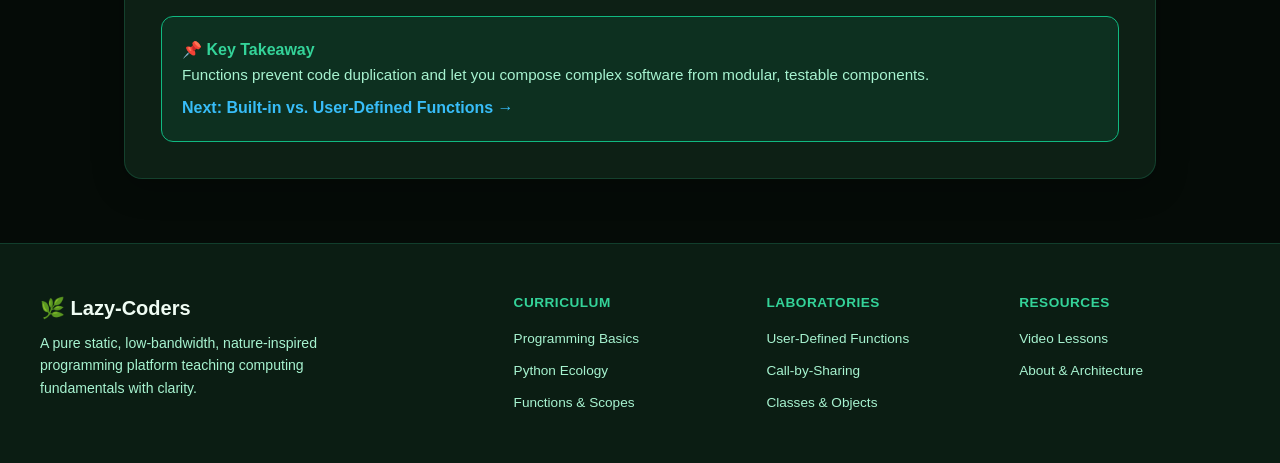
<file: functions.html>
<!DOCTYPE html>
<html lang="en">

    <head>
        <meta charset="UTF-8">
        <meta name="viewport" content="width=device-width, initial-scale=1.0">
        <meta name="theme-color" content="#10b981">
        <meta name="description"
            content="Lazy-Coders: Function anatomy, parameter binding, arguments, default values, and return statements.">
        <title>Lazy-Coders | Functions & Parameters</title>

        <link rel="icon"
            href="data:image/svg+xml,<svg xmlns='http://www.w3.org/2000/svg' viewBox='0 0 100 100'><text y='.9em' font-size='90'>🌿</text></svg>">
        <link rel="manifest" href="manifest.json">

        <link rel="stylesheet" href="css/style.css">
        <link rel="stylesheet" href="css/responsive.css">
        <link rel="stylesheet" href="css/animations.css">
        <link rel="stylesheet" href="css/components.css">
    </head>

    <body>
        <a href="#main-content" class="skip-nav">Skip to main content</a>
        <canvas id="ambient-canvas"></canvas>

        <header class="glass-header">
            <nav class="nav-container" aria-label="Main Navigation">
                <a href="index.html" class="brand-logo">
                    <svg viewBox="0 0 24 24" aria-hidden="true">
                        <path
                            d="M12 2C6.48 2 2 6.48 2 12s4.48 10 10 10 10-4.48 10-10S17.52 2 12 2zm1 17.93c-3.95-.49-7-3.85-7-7.93 0-.62.08-1.21.21-1.79L9 15v1c0 1.1.9 2 2 2v1.93zm6.9-2.54c-.26-.81-1-1.39-1.9-1.39h-1v-3c0-.55-.45-1-1-1H8v-2h2c.55 0 1-.45 1-1V7h2c1.1 0 2-.9 2-2v-.41c2.93 1.19 5 4.06 5 7.41 0 2.08-.8 3.97-2.1 5.39z" />
                    </svg>
                    <span>Lazy-Coders</span>
                </a>

                <ul class="nav-links">
                    <li><a href="index.html" class="nav-link">Home</a></li>
                    <li><a href="programming.html" class="nav-link">Programming</a></li>
                    <li><a href="python.html" class="nav-link">Python</a></li>
                    <li><a href="functions.html" class="nav-link active">Functions</a></li>
                    <li><a href="function-types.html" class="nav-link">Types</a></li>
                    <li><a href="variables.html" class="nav-link">Variables</a></li>
                    <li><a href="practical.html" class="nav-link">Lab</a></li>
                    <li><a href="resources.html" class="nav-link">Resources</a></li>
                </ul>

                <div class="nav-actions">
                    <button class="btn-cmd-palette" aria-label="Search">Search <span
                            class="kbd-shortcut">Ctrl+K</span></button>
                    <button class="btn-secondary btn-sm" data-theme-toggle aria-label="Toggle Theme">🌓</button>
                    <div class="user-xp-capsule">
                        <span class="xp-counter">0 XP</span>
                        <span class="level-badge">Lvl 1</span>
                    </div>
                </div>
            </nav>
        </header>

        <main id="main-content" class="main-wrapper">
            <ul class="breadcrumbs" aria-label="Breadcrumbs">
                <li><a href="index.html">Home</a></li>
                <li>/</li>
                <li aria-current="page">Functions & Parameters</li>
            </ul>

            <article class="learning-card">
                <span class="card-badge">Stage 1–3: Intuition & Analogy</span>
                <h1 class="card-title">Functions, Parameters, Arguments & Return Values</h1>

                <div class="analogy-callout">
                    <strong>The Coffee Machine:</strong> A function is like a smart coffee machine. You supply
                    ingredients like water and beans (the <em>arguments</em> passed into its <em>parameters</em>), push
                    start (the <em>call</em>), it runs its internal brewing algorithm (the <em>body</em>), and delivers
                    a cup of coffee (the <em>return value</em>).
                </div>

                <p style="color: var(--text-muted); font-size: 1.05rem;">
                    <strong>Plain-English Definition:</strong> A <strong>function</strong> is a named, reusable block of
                    code that accepts inputs (arguments), performs computations, and optionally returns a result to the
                    caller.
                </p>

                <span class="card-badge">Stage 4–6: Syntax Breakdown</span>
                <div class="code-presenter">
                    <div class="code-header">
                        <div class="code-dots"><span class="code-dot red"></span><span
                                class="code-dot yellow"></span><span class="code-dot green"></span></div>
                        <span>Python 3 • brew_beverage.py</span>
                        <button class="btn-copy">Copy Code</button>
                    </div>
                    <div class="code-body">
                        <pre><span class="code-kw">def</span> <span class="code-fn">make_beverage</span>(drink_type, size, sugar=<span class="code-kw">False</span>):
    prepared = <span class="code-str">f"Serving 1x {size} {drink_type}"</span>
    <span class="code-kw">if</span> sugar:
        prepared += <span class="code-str">" (with sugar)"</span>
    <span class="code-kw">return</span> prepared

order = <span class="code-fn">make_beverage</span>(<span class="code-str">"Espresso"</span>, <span class="code-str">"Medium"</span>, sugar=<span class="code-kw">True</span>)
<span class="code-fn">print</span>(order)</pre>
                    </div>
                </div>

                <span class="card-badge">Stage 7–8: Interactive Parameter Simulator</span>
                <div class="sim-container">
                    <div class="sim-controls">
                        <h4 style="color: var(--accent-glow);">Function Input Matrix</h4>
                        <label style="font-size: 0.85rem; color: var(--text-muted);">drink_type:
                            <input type="text" id="input-drink" value="Latte"
                                style="width: 100%; background: var(--bg-surface-elevated); border: 1px solid var(--border-glass); color: var(--text-main); padding: 0.4rem; border-radius: 4px;">
                        </label>
                        <label style="font-size: 0.85rem; color: var(--text-muted);">size:
                            <select id="select-size"
                                style="width: 100%; background: var(--bg-surface-elevated); border: 1px solid var(--border-glass); color: var(--text-main); padding: 0.4rem; border-radius: 4px;">
                                <option value="Small">Small (200ml)</option>
                                <option value="Medium" selected>Medium (350ml)</option>
                                <option value="Large">Large (500ml)</option>
                            </select>
                        </label>
                        <label
                            style="font-size: 0.85rem; color: var(--text-muted); display: flex; align-items: center; gap: 0.5rem;">
                            <input type="checkbox" id="check-sugar" checked> sugar = True
                        </label>
                        <button id="btn-trigger-fn" class="btn btn-primary" style="margin-top: 0.4rem;">Execute:
                            make_beverage()</button>
                    </div>

                    <div class="sim-output-box">
                        <div style="font-size: 0.75rem; color: #64748b;">EXECUTION TRACE</div>
                        <pre id="fn-trace-log"
                            style="font-size: 0.8rem; color: var(--text-muted);">>>> Ready to call.</pre>
                        <div
                            style="border-top: 1px solid var(--border-glass); padding-top: 0.5rem; margin-top: 0.5rem;">
                            <div style="font-size: 0.75rem; color: var(--accent-sky); font-weight: 700;">RETURN RESULT:
                            </div>
                            <div id="fn-return-log" style="font-size: 0.85rem; color: var(--accent-glow);">None</div>
                        </div>
                    </div>
                </div>

                <span class="card-badge">Stage 9–11: Diagnostic Quiz</span>
                <div class="quiz-box">
                    <h4 style="color: var(--text-main);">Quick Check: What is the difference between parameters and
                        arguments?</h4>
                    <div class="quiz-option" data-correct="false">A) Parameters are values passed in; arguments are
                        variables in the definition</div>
                    <div class="quiz-option" data-correct="true">B) Parameters are placeholder variables in the def
                        line; arguments are real values passed during invocation</div>
                    <div class="quiz-option" data-correct="false">C) Parameters are print statements; arguments are
                        return statements</div>
                    <p class="quiz-explanation" style="display:none; color: var(--accent-glow); font-size: 0.85rem;">
                        ✓ Correct! Parameters define the interface slots; arguments fill them at call-time.
                    </p>
                </div>

                <div
                    style="background: rgba(16, 185, 129, 0.1); border: 1px solid var(--accent-emerald); padding: 1.25rem; border-radius: var(--radius-md);">
                    <h4 style="color: var(--accent-glow);">📌 Key Takeaway</h4>
                    <p style="color: var(--text-muted); font-size: 0.95rem;">Functions prevent code duplication and let
                        you compose complex software from modular, testable components.</p>
                    <a href="function-types.html"
                        style="color: var(--accent-sky); font-weight: 700; text-decoration: none; display: inline-block; margin-top: 0.5rem;">Next:
                        Built-in vs. User-Defined Functions →</a>
                </div>
            </article>
        </main>

        <div id="command-palette-modal"
            style="display: none; position: fixed; inset: 0; background: rgba(0,0,0,0.85); z-index: 10000; align-items: flex-start; justify-content: center; padding-top: 14vh;"
            role="dialog" aria-modal="true" aria-label="Command Palette">
            <div
                style="background: var(--bg-surface-elevated); border: 1px solid var(--border-highlight); width: 90%; max-width: 580px; border-radius: 16px; overflow: hidden;">
                <div
                    style="padding: 1rem 1.25rem; border-bottom: 1px solid var(--border-glass); display: flex; align-items: center; gap: 0.75rem;">
                    <input type="text" id="palette-search-input" placeholder="Search lessons, concepts, or labs..."
                        style="width: 100%; background: transparent; border: none; outline: none; color: var(--text-main); font-size: 1.05rem; font-family: inherit;">
                </div>
                <ul id="palette-results-list"
                    style="list-style: none; max-height: 320px; overflow-y: auto; padding: 0.5rem;"></ul>
            </div>
        </div>

        <nav class="mobile-dock" aria-label="Mobile Dock Navigation">
            <ul class="mobile-dock-list">
                <li class="mobile-dock-item"><a href="index.html"><span>🏠</span><span>Home</span></a></li>
                <li class="mobile-dock-item"><a href="programming.html"><span>📖</span><span>Concepts</span></a></li>
                <li class="mobile-dock-item"><a href="functions.html"
                        class="active"><span>⚙️</span><span>Functions</span></a></li>
                <li class="mobile-dock-item"><a href="practical.html"><span>🧪</span><span>Lab</span></a></li>
            </ul>
        </nav>

        <footer class="footer-main">
            <div class="footer-container">
                <div class="footer-brand">
                    <h4>🌿 Lazy-Coders</h4>
                    <p>A pure static, low-bandwidth, nature-inspired programming platform teaching computing
                        fundamentals with clarity.</p>
                </div>
                <div class="footer-col">
                    <h5>Curriculum</h5>
                    <ul>
                        <li><a href="programming.html">Programming Basics</a></li>
                        <li><a href="python.html">Python Ecology</a></li>
                        <li><a href="functions.html">Functions & Scopes</a></li>
                    </ul>
                </div>
                <div class="footer-col">
                    <h5>Laboratories</h5>
                    <ul>
                        <li><a href="practical.html#lab1">User-Defined Functions</a></li>
                        <li><a href="practical.html#lab3">Call-by-Sharing</a></li>
                        <li><a href="practical.html#lab4">Classes & Objects</a></li>
                    </ul>
                </div>
                <div class="footer-col">
                    <h5>Resources</h5>
                    <ul>
                        <li><a href="resources.html">Video Lessons</a></li>
                        <li><a href="about.html">About & Architecture</a></li>
                    </ul>
                </div>
            </div>
        </footer>

        <script src="js/app.js"></script>
        <script src="js/navigation.js"></script>
        <script src="js/theme.js"></script>
        <script src="js/dashboard.js"></script>
        <script src="js/quiz.js"></script>
        <script src="js/progress.js"></script>
        <script src="js/accessibility.js"></script>
        <script src="js/performance.js"></script>

        <script>
            (() => {
                const d = document.getElementById('input-drink'), s = document.getElementById('select-size'), sug = document.getElementById('check-sugar');
                const btn = document.getElementById('btn-trigger-fn'), t = document.getElementById('fn-trace-log'), r = document.getElementById('fn-return-log');

                btn.addEventListener('click', () => {
                    const valD = d.value || 'Latte', valS = s.value, valSug = sug.checked;
                    let res = `Serving 1x ${valS} ${valD}` + (valSug ? ' (with sugar)' : '');
                    t.textContent = `>>> [STACK FRAME]: make_beverage(drink="${valD}", size="${valS}", sugar=${valSug})\n    Executing...\n>>> [FRAME DESTROYED]`;
                    r.textContent = `"${res}"`;
                    if (typeof LazyCoders !== 'undefined') {
                        LazyCoders.markLessonComplete('fn-01');
                        LazyCoders.addXP(20, 'Function Simulator Executed');
                    }
                });
            })();
        </script>
    </body>

</html>
</file>
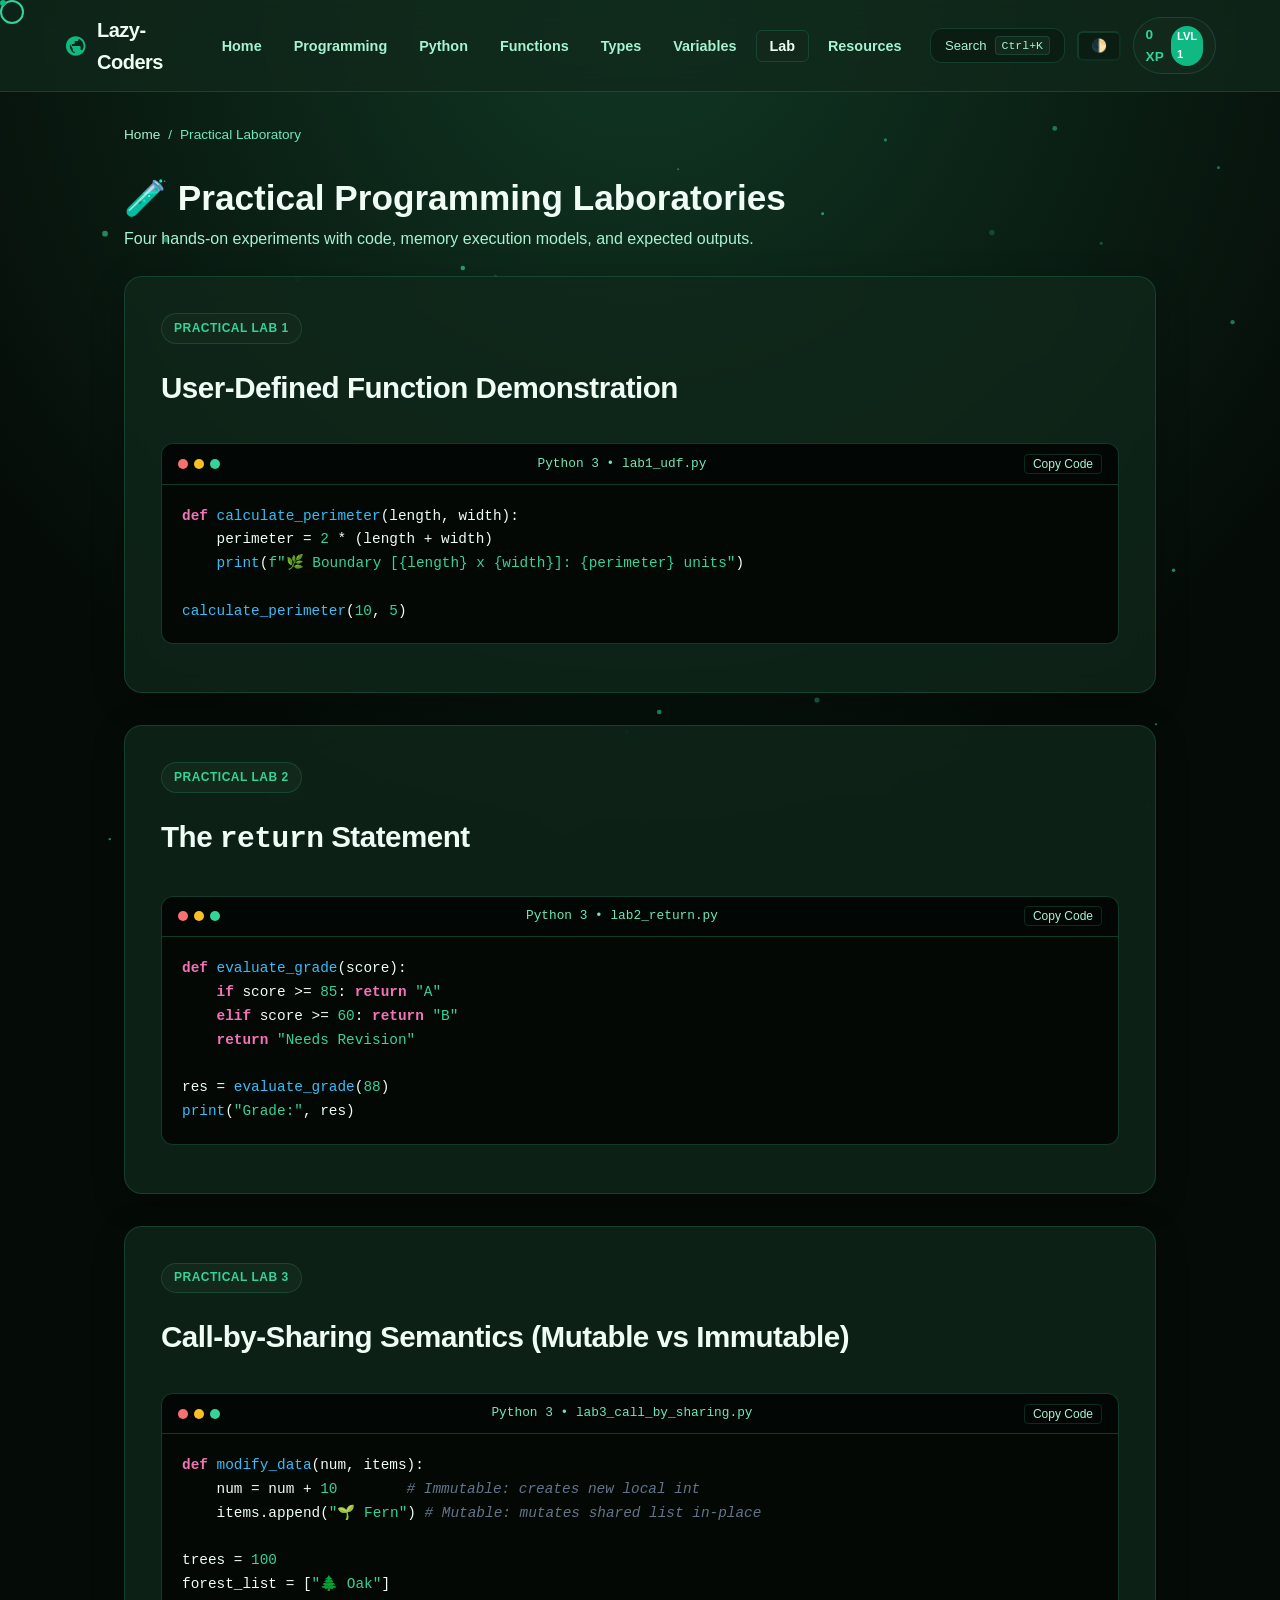
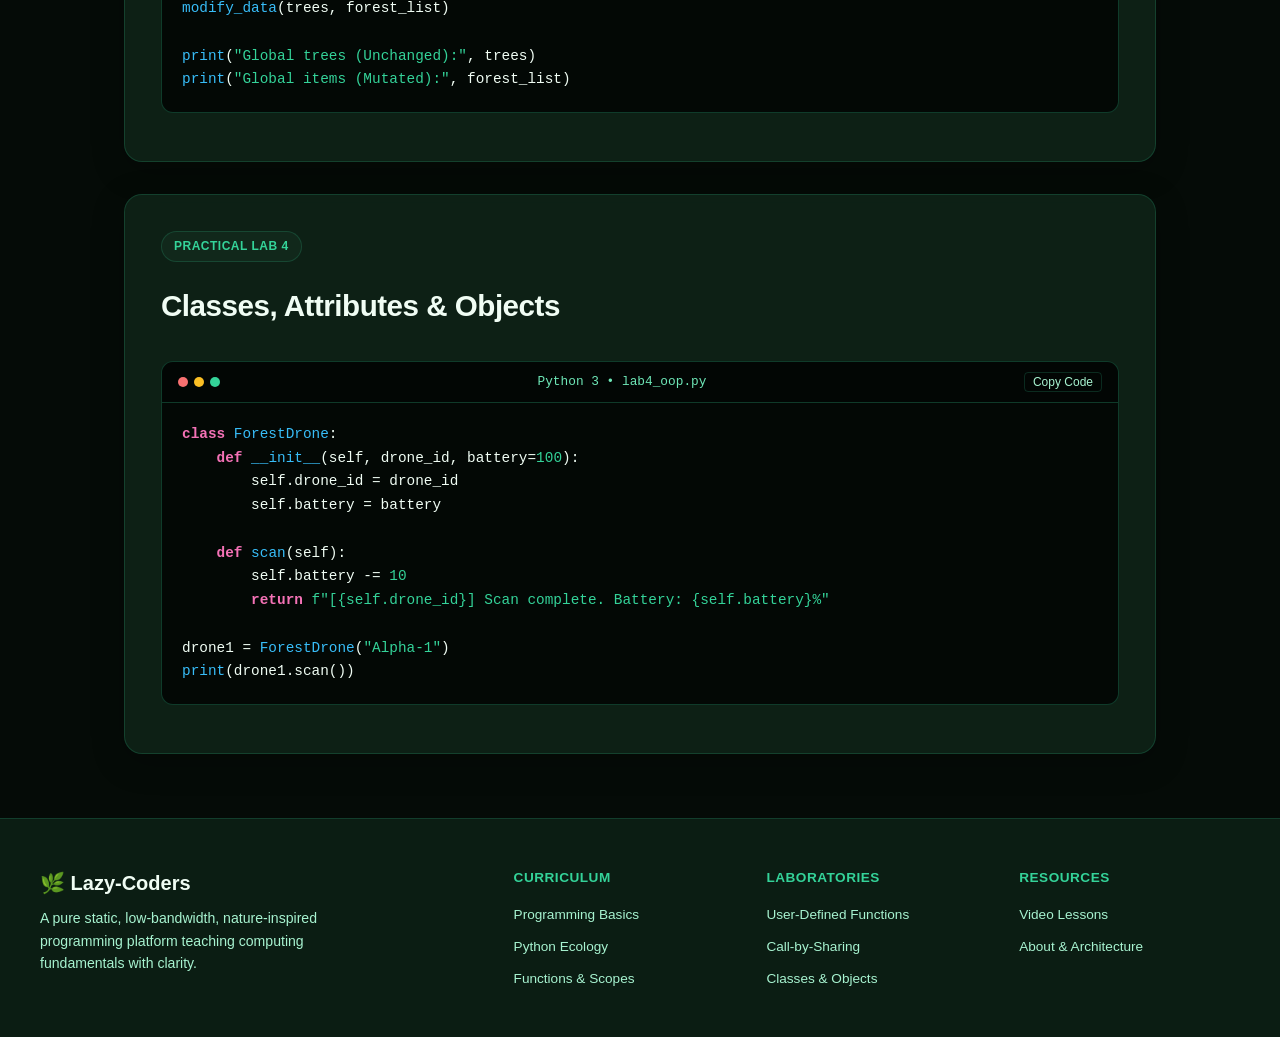
<file: practical.html>
<!DOCTYPE html>
<html lang="en">

    <head>
        <meta charset="UTF-8">
        <meta name="viewport" content="width=device-width, initial-scale=1.0">
        <meta name="theme-color" content="#10b981">
        <meta name="description"
            content="Lazy-Coders: Practical Laboratories 1-4 covering User-Defined Functions, Return Statements, Call-by-Sharing Semantics, and Classes & Objects.">
        <title>Lazy-Coders | Practical Laboratory 1–4</title>

        <link rel="icon"
            href="data:image/svg+xml,<svg xmlns='http://www.w3.org/2000/svg' viewBox='0 0 100 100'><text y='.9em' font-size='90'>🌿</text></svg>">
        <link rel="manifest" href="manifest.json">

        <link rel="stylesheet" href="css/style.css">
        <link rel="stylesheet" href="css/responsive.css">
        <link rel="stylesheet" href="css/animations.css">
        <link rel="stylesheet" href="css/components.css">
    </head>

    <body>
        <a href="#main-content" class="skip-nav">Skip to main content</a>
        <canvas id="ambient-canvas"></canvas>

        <header class="glass-header">
            <nav class="nav-container" aria-label="Main Navigation">
                <a href="index.html" class="brand-logo">
                    <svg viewBox="0 0 24 24" aria-hidden="true">
                        <path
                            d="M12 2C6.48 2 2 6.48 2 12s4.48 10 10 10 10-4.48 10-10S17.52 2 12 2zm1 17.93c-3.95-.49-7-3.85-7-7.93 0-.62.08-1.21.21-1.79L9 15v1c0 1.1.9 2 2 2v1.93zm6.9-2.54c-.26-.81-1-1.39-1.9-1.39h-1v-3c0-.55-.45-1-1-1H8v-2h2c.55 0 1-.45 1-1V7h2c1.1 0 2-.9 2-2v-.41c2.93 1.19 5 4.06 5 7.41 0 2.08-.8 3.97-2.1 5.39z" />
                    </svg>
                    <span>Lazy-Coders</span>
                </a>

                <ul class="nav-links">
                    <li><a href="index.html" class="nav-link">Home</a></li>
                    <li><a href="programming.html" class="nav-link">Programming</a></li>
                    <li><a href="python.html" class="nav-link">Python</a></li>
                    <li><a href="functions.html" class="nav-link">Functions</a></li>
                    <li><a href="function-types.html" class="nav-link">Types</a></li>
                    <li><a href="variables.html" class="nav-link">Variables</a></li>
                    <li><a href="practical.html" class="nav-link active">Lab</a></li>
                    <li><a href="resources.html" class="nav-link">Resources</a></li>
                </ul>

                <div class="nav-actions">
                    <button class="btn-cmd-palette" aria-label="Search">Search <span
                            class="kbd-shortcut">Ctrl+K</span></button>
                    <button class="btn-secondary btn-sm" data-theme-toggle aria-label="Toggle Theme">🌓</button>
                    <div class="user-xp-capsule">
                        <span class="xp-counter">0 XP</span>
                        <span class="level-badge">Lvl 1</span>
                    </div>
                </div>
            </nav>
        </header>

        <main id="main-content" class="main-wrapper">
            <ul class="breadcrumbs" aria-label="Breadcrumbs">
                <li><a href="index.html">Home</a></li>
                <li>/</li>
                <li aria-current="page">Practical Laboratory</li>
            </ul>

            <header style="margin-bottom: 1.5rem;">
                <h1 style="font-size: 2.2rem; color: var(--text-main); font-weight: 800;">🧪 Practical Programming
                    Laboratories</h1>
                <p style="color: var(--text-muted);">Four hands-on experiments with code, memory execution models, and
                    expected outputs.</p>
            </header>

            <section id="lab1" class="learning-card">
                <span class="card-badge">Practical Lab 1</span>
                <h2 class="card-title">User-Defined Function Demonstration</h2>
                <div class="code-presenter">
                    <div class="code-header">
                        <div class="code-dots"><span class="code-dot red"></span><span
                                class="code-dot yellow"></span><span class="code-dot green"></span></div>
                        <span>Python 3 • lab1_udf.py</span>
                        <button class="btn-copy">Copy Code</button>
                    </div>
                    <div class="code-body">
                        <pre><span class="code-kw">def</span> <span class="code-fn">calculate_perimeter</span>(length, width):
    perimeter = <span class="code-str">2</span> * (length + width)
    <span class="code-fn">print</span>(<span class="code-str">f"🌿 Boundary [{length} x {width}]: {perimeter} units"</span>)

<span class="code-fn">calculate_perimeter</span>(<span class="code-str">10</span>, <span class="code-str">5</span>)</pre>
                    </div>
                </div>
            </section>

            <section id="lab2" class="learning-card">
                <span class="card-badge">Practical Lab 2</span>
                <h2 class="card-title">The <code>return</code> Statement</h2>
                <div class="code-presenter">
                    <div class="code-header">
                        <div class="code-dots"><span class="code-dot red"></span><span
                                class="code-dot yellow"></span><span class="code-dot green"></span></div>
                        <span>Python 3 • lab2_return.py</span>
                        <button class="btn-copy">Copy Code</button>
                    </div>
                    <div class="code-body">
                        <pre><span class="code-kw">def</span> <span class="code-fn">evaluate_grade</span>(score):
    <span class="code-kw">if</span> score >= <span class="code-str">85</span>: <span class="code-kw">return</span> <span class="code-str">"A"</span>
    <span class="code-kw">elif</span> score >= <span class="code-str">60</span>: <span class="code-kw">return</span> <span class="code-str">"B"</span>
    <span class="code-kw">return</span> <span class="code-str">"Needs Revision"</span>

res = <span class="code-fn">evaluate_grade</span>(<span class="code-str">88</span>)
<span class="code-fn">print</span>(<span class="code-str">"Grade:"</span>, res)</pre>
                    </div>
                </div>
            </section>

            <section id="lab3" class="learning-card">
                <span class="card-badge">Practical Lab 3</span>
                <h2 class="card-title">Call-by-Sharing Semantics (Mutable vs Immutable)</h2>
                <div class="code-presenter">
                    <div class="code-header">
                        <div class="code-dots"><span class="code-dot red"></span><span
                                class="code-dot yellow"></span><span class="code-dot green"></span></div>
                        <span>Python 3 • lab3_call_by_sharing.py</span>
                        <button class="btn-copy">Copy Code</button>
                    </div>
                    <div class="code-body">
                        <pre><span class="code-kw">def</span> <span class="code-fn">modify_data</span>(num, items):
    num = num + <span class="code-str">10</span>        <span class="code-cmt"># Immutable: creates new local int</span>
    items.append(<span class="code-str">"🌱 Fern"</span>) <span class="code-cmt"># Mutable: mutates shared list in-place</span>

trees = <span class="code-str">100</span>
forest_list = [<span class="code-str">"🌲 Oak"</span>]
<span class="code-fn">modify_data</span>(trees, forest_list)

<span class="code-fn">print</span>(<span class="code-str">"Global trees (Unchanged):"</span>, trees)
<span class="code-fn">print</span>(<span class="code-str">"Global items (Mutated):"</span>, forest_list)</pre>
                    </div>
                </div>
            </section>

            <section id="lab4" class="learning-card">
                <span class="card-badge">Practical Lab 4</span>
                <h2 class="card-title">Classes, Attributes & Objects</h2>
                <div class="code-presenter">
                    <div class="code-header">
                        <div class="code-dots"><span class="code-dot red"></span><span
                                class="code-dot yellow"></span><span class="code-dot green"></span></div>
                        <span>Python 3 • lab4_oop.py</span>
                        <button class="btn-copy">Copy Code</button>
                    </div>
                    <div class="code-body">
                        <pre><span class="code-kw">class</span> <span class="code-fn">ForestDrone</span>:
    <span class="code-kw">def</span> <span class="code-fn">__init__</span>(self, drone_id, battery=<span class="code-str">100</span>):
        self.drone_id = drone_id
        self.battery = battery

    <span class="code-kw">def</span> <span class="code-fn">scan</span>(self):
        self.battery -= <span class="code-str">10</span>
        <span class="code-kw">return</span> <span class="code-str">f"[{self.drone_id}] Scan complete. Battery: {self.battery}%"</span>

drone1 = <span class="code-fn">ForestDrone</span>(<span class="code-str">"Alpha-1"</span>)
<span class="code-fn">print</span>(drone1.scan())</pre>
                    </div>
                </div>
            </section>
        </main>

        <div id="command-palette-modal"
            style="display: none; position: fixed; inset: 0; background: rgba(0,0,0,0.85); z-index: 10000; align-items: flex-start; justify-content: center; padding-top: 14vh;"
            role="dialog" aria-modal="true" aria-label="Command Palette">
            <div
                style="background: var(--bg-surface-elevated); border: 1px solid var(--border-highlight); width: 90%; max-width: 580px; border-radius: 16px; overflow: hidden;">
                <div
                    style="padding: 1rem 1.25rem; border-bottom: 1px solid var(--border-glass); display: flex; align-items: center; gap: 0.75rem;">
                    <input type="text" id="palette-search-input" placeholder="Search lessons, concepts, or labs..."
                        style="width: 100%; background: transparent; border: none; outline: none; color: var(--text-main); font-size: 1.05rem; font-family: inherit;">
                </div>
                <ul id="palette-results-list"
                    style="list-style: none; max-height: 320px; overflow-y: auto; padding: 0.5rem;"></ul>
            </div>
        </div>

        <nav class="mobile-dock" aria-label="Mobile Dock Navigation">
            <ul class="mobile-dock-list">
                <li class="mobile-dock-item"><a href="index.html"><span>🏠</span><span>Home</span></a></li>
                <li class="mobile-dock-item"><a href="programming.html"><span>📖</span><span>Concepts</span></a></li>
                <li class="mobile-dock-item"><a href="functions.html"><span>⚙️</span><span>Functions</span></a></li>
                <li class="mobile-dock-item"><a href="practical.html" class="active"><span>🧪</span><span>Lab</span></a>
                </li>
            </ul>
        </nav>

        <footer class="footer-main">
            <div class="footer-container">
                <div class="footer-brand">
                    <h4>🌿 Lazy-Coders</h4>
                    <p>A pure static, low-bandwidth, nature-inspired programming platform teaching computing
                        fundamentals with clarity.</p>
                </div>
                <div class="footer-col">
                    <h5>Curriculum</h5>
                    <ul>
                        <li><a href="programming.html">Programming Basics</a></li>
                        <li><a href="python.html">Python Ecology</a></li>
                        <li><a href="functions.html">Functions & Scopes</a></li>
                    </ul>
                </div>
                <div class="footer-col">
                    <h5>Laboratories</h5>
                    <ul>
                        <li><a href="practical.html#lab1">User-Defined Functions</a></li>
                        <li><a href="practical.html#lab3">Call-by-Sharing</a></li>
                        <li><a href="practical.html#lab4">Classes & Objects</a></li>
                    </ul>
                </div>
                <div class="footer-col">
                    <h5>Resources</h5>
                    <ul>
                        <li><a href="resources.html">Video Lessons</a></li>
                        <li><a href="about.html">About & Architecture</a></li>
                    </ul>
                </div>
            </div>
        </footer>

        <script src="js/app.js"></script>
        <script src="js/navigation.js"></script>
        <script src="js/theme.js"></script>
        <script src="js/dashboard.js"></script>
        <script src="js/quiz.js"></script>
        <script src="js/progress.js"></script>
        <script src="js/accessibility.js"></script>
        <script src="js/performance.js"></script>
    </body>

</html>
</file>
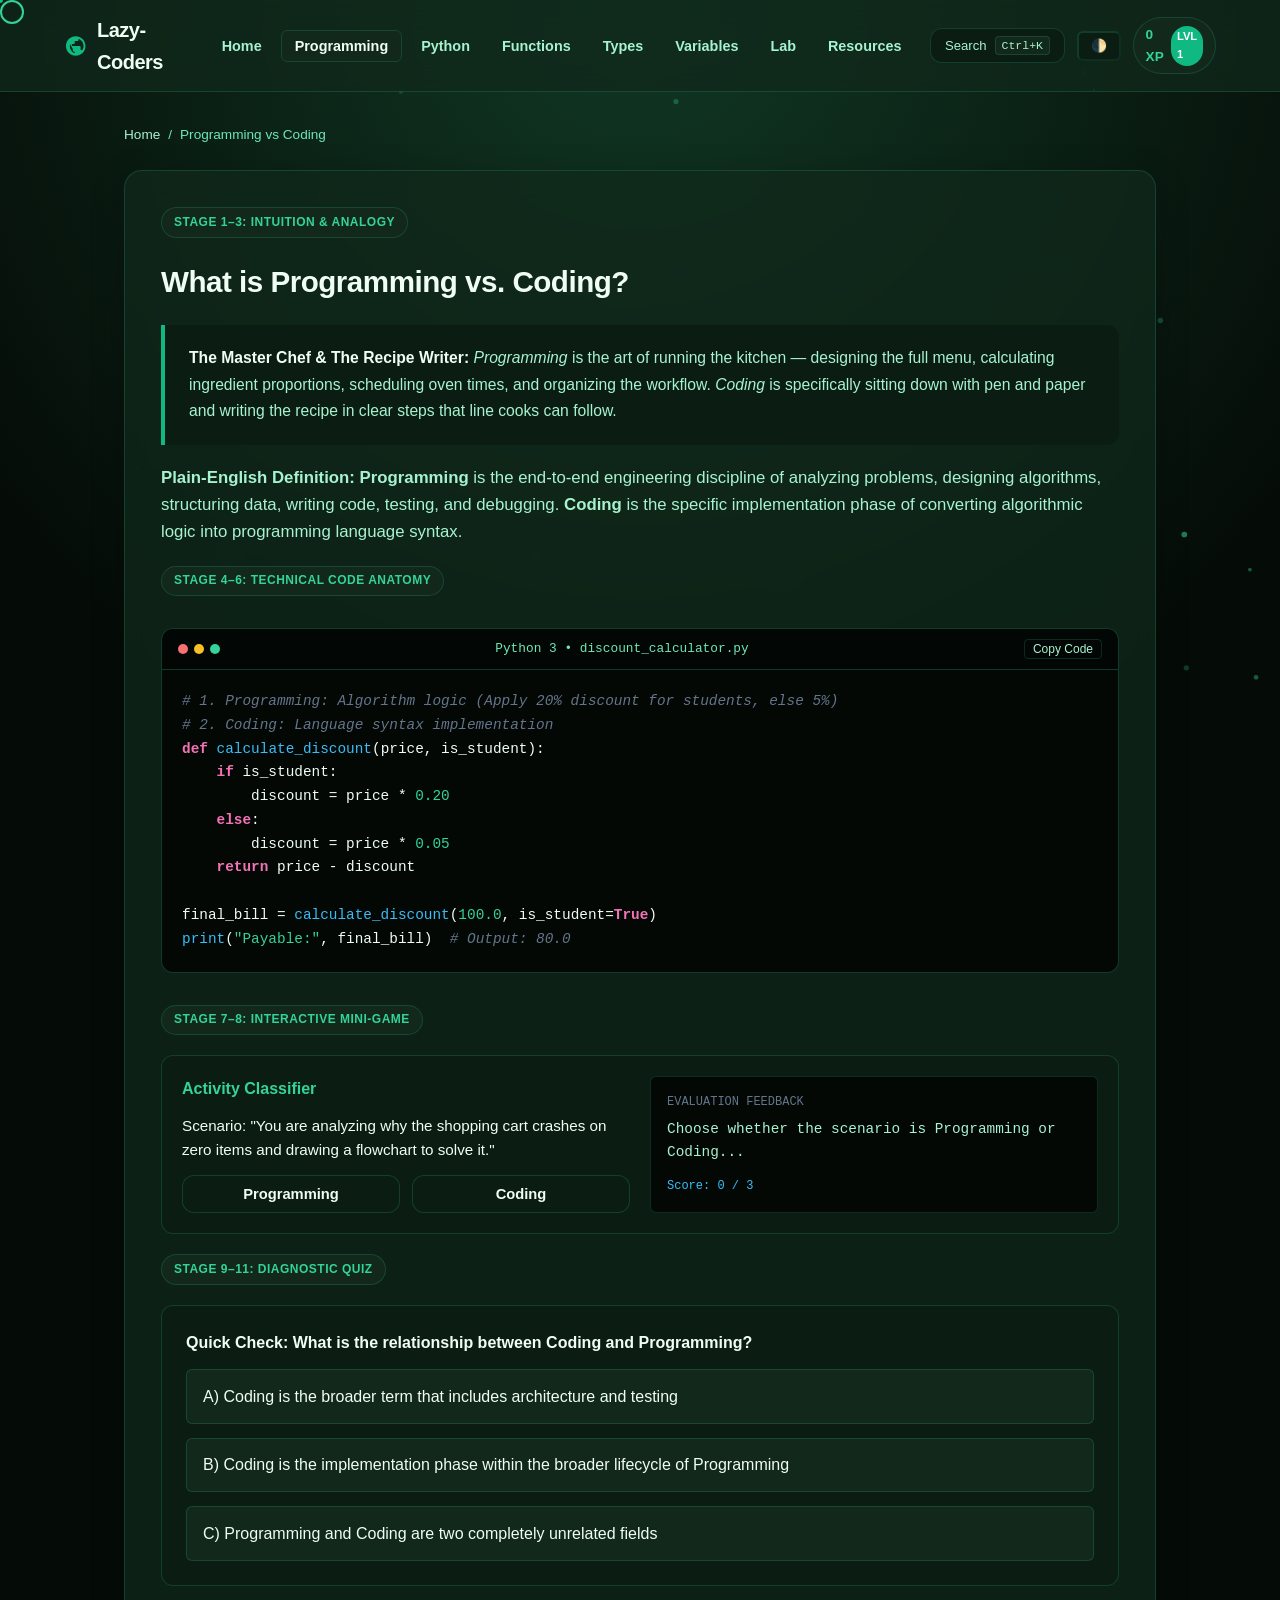
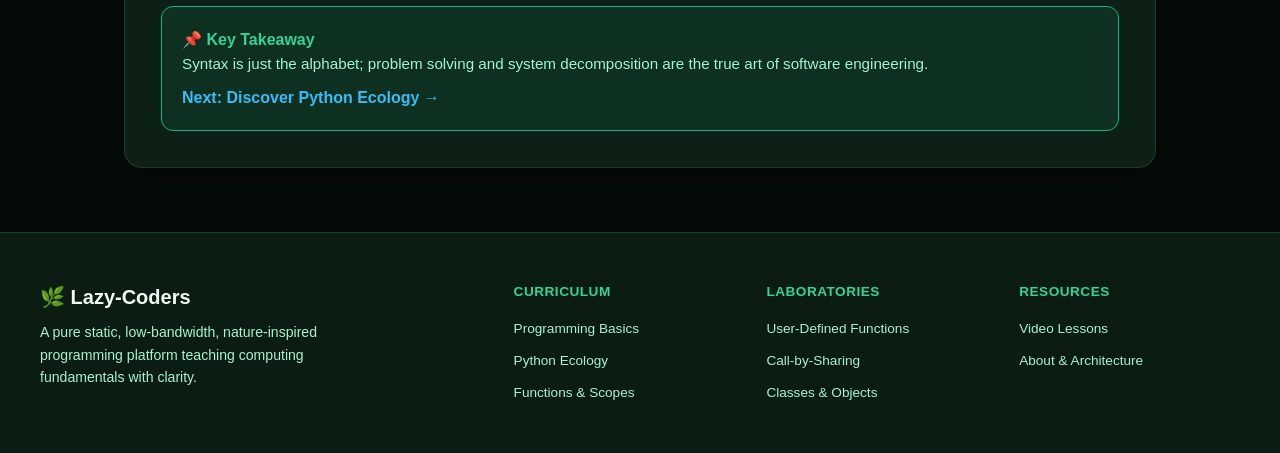
<file: programming.html>
<!DOCTYPE html>
<html lang="en">

    <head>
        <meta charset="UTF-8">
        <meta name="viewport" content="width=device-width, initial-scale=1.0">
        <meta name="theme-color" content="#10b981">
        <meta name="description"
            content="Lazy-Coders: Programming vs Coding deconstructed with analogies, technical examples, and an interactive mini-game.">
        <title>Lazy-Coders | Programming vs Coding</title>

        <link rel="icon"
            href="data:image/svg+xml,<svg xmlns='http://www.w3.org/2000/svg' viewBox='0 0 100 100'><text y='.9em' font-size='90'>🌿</text></svg>">
        <link rel="manifest" href="manifest.json">

        <link rel="stylesheet" href="css/style.css">
        <link rel="stylesheet" href="css/responsive.css">
        <link rel="stylesheet" href="css/animations.css">
        <link rel="stylesheet" href="css/components.css">
    </head>

    <body>
        <a href="#main-content" class="skip-nav">Skip to main content</a>
        <canvas id="ambient-canvas"></canvas>

        <header class="glass-header">
            <nav class="nav-container" aria-label="Main Navigation">
                <a href="index.html" class="brand-logo">
                    <svg viewBox="0 0 24 24" aria-hidden="true">
                        <path
                            d="M12 2C6.48 2 2 6.48 2 12s4.48 10 10 10 10-4.48 10-10S17.52 2 12 2zm1 17.93c-3.95-.49-7-3.85-7-7.93 0-.62.08-1.21.21-1.79L9 15v1c0 1.1.9 2 2 2v1.93zm6.9-2.54c-.26-.81-1-1.39-1.9-1.39h-1v-3c0-.55-.45-1-1-1H8v-2h2c.55 0 1-.45 1-1V7h2c1.1 0 2-.9 2-2v-.41c2.93 1.19 5 4.06 5 7.41 0 2.08-.8 3.97-2.1 5.39z" />
                    </svg>
                    <span>Lazy-Coders</span>
                </a>

                <ul class="nav-links">
                    <li><a href="index.html" class="nav-link">Home</a></li>
                    <li><a href="programming.html" class="nav-link active">Programming</a></li>
                    <li><a href="python.html" class="nav-link">Python</a></li>
                    <li><a href="functions.html" class="nav-link">Functions</a></li>
                    <li><a href="function-types.html" class="nav-link">Types</a></li>
                    <li><a href="variables.html" class="nav-link">Variables</a></li>
                    <li><a href="practical.html" class="nav-link">Lab</a></li>
                    <li><a href="resources.html" class="nav-link">Resources</a></li>
                </ul>

                <div class="nav-actions">
                    <button class="btn-cmd-palette" aria-label="Search">Search <span
                            class="kbd-shortcut">Ctrl+K</span></button>
                    <button class="btn-secondary btn-sm" data-theme-toggle aria-label="Toggle Theme">🌓</button>
                    <div class="user-xp-capsule">
                        <span class="xp-counter">0 XP</span>
                        <span class="level-badge">Lvl 1</span>
                    </div>
                </div>
            </nav>
        </header>

        <main id="main-content" class="main-wrapper">
            <ul class="breadcrumbs" aria-label="Breadcrumbs">
                <li><a href="index.html">Home</a></li>
                <li>/</li>
                <li aria-current="page">Programming vs Coding</li>
            </ul>

            <article class="learning-card">
                <span class="card-badge">Stage 1–3: Intuition & Analogy</span>
                <h1 class="card-title">What is Programming vs. Coding?</h1>

                <div class="analogy-callout">
                    <strong>The Master Chef & The Recipe Writer:</strong> <em>Programming</em> is the art of running the
                    kitchen — designing the full menu, calculating ingredient proportions, scheduling oven times, and
                    organizing the workflow. <em>Coding</em> is specifically sitting down with pen and paper and writing
                    the recipe in clear steps that line cooks can follow.
                </div>

                <p style="color: var(--text-muted); font-size: 1.05rem;">
                    <strong>Plain-English Definition:</strong> <strong>Programming</strong> is the end-to-end
                    engineering discipline of analyzing problems, designing algorithms, structuring data, writing code,
                    testing, and debugging. <strong>Coding</strong> is the specific implementation phase of converting
                    algorithmic logic into programming language syntax.
                </p>

                <span class="card-badge">Stage 4–6: Technical Code Anatomy</span>
                <div class="code-presenter">
                    <div class="code-header">
                        <div class="code-dots"><span class="code-dot red"></span><span
                                class="code-dot yellow"></span><span class="code-dot green"></span></div>
                        <span>Python 3 • discount_calculator.py</span>
                        <button class="btn-copy">Copy Code</button>
                    </div>
                    <div class="code-body">
                        <pre><span class="code-cmt"># 1. Programming: Algorithm logic (Apply 20% discount for students, else 5%)</span>
<span class="code-cmt"># 2. Coding: Language syntax implementation</span>
<span class="code-kw">def</span> <span class="code-fn">calculate_discount</span>(price, is_student):
    <span class="code-kw">if</span> is_student:
        discount = price * <span class="code-str">0.20</span>
    <span class="code-kw">else</span>:
        discount = price * <span class="code-str">0.05</span>
    <span class="code-kw">return</span> price - discount

final_bill = <span class="code-fn">calculate_discount</span>(<span class="code-str">100.0</span>, is_student=<span class="code-kw">True</span>)
<span class="code-fn">print</span>(<span class="code-str">"Payable:"</span>, final_bill)  <span class="code-cmt"># Output: 80.0</span></pre>
                    </div>
                </div>

                <span class="card-badge">Stage 7–8: Interactive Mini-Game</span>
                <div class="sim-container">
                    <div class="sim-controls">
                        <h4 style="color: var(--accent-glow);">Activity Classifier</h4>
                        <p id="game-scenario-text"
                            style="color: var(--text-main); font-size: 0.95rem; min-height: 48px;">
                            Scenario: "You are analyzing why the shopping cart crashes on zero items and drawing a
                            flowchart to solve it."
                        </p>
                        <div style="display: flex; gap: 0.75rem;">
                            <button id="btn-choice-prog" class="btn btn-secondary" style="flex: 1;">Programming</button>
                            <button id="btn-choice-code" class="btn btn-secondary" style="flex: 1;">Coding</button>
                        </div>
                        <button id="btn-next-scenario" class="btn btn-primary"
                            style="display: none; margin-top: 0.5rem;">Next Scenario →</button>
                    </div>

                    <div class="sim-output-box">
                        <div style="font-size: 0.75rem; color: #64748b;">EVALUATION FEEDBACK</div>
                        <div id="game-feedback-text" style="font-size: 0.9rem; color: var(--text-muted);">Choose whether
                            the scenario is Programming or Coding...</div>
                        <div style="font-size: 0.75rem; color: var(--accent-sky); margin-top: 0.5rem;">Score: <span
                                id="game-score-text">0</span> / 3</div>
                    </div>
                </div>

                <span class="card-badge">Stage 9–11: Diagnostic Quiz</span>
                <div class="quiz-box">
                    <h4 style="color: var(--text-main);">Quick Check: What is the relationship between Coding and
                        Programming?</h4>
                    <div class="quiz-option" data-correct="false">A) Coding is the broader term that includes
                        architecture and testing</div>
                    <div class="quiz-option" data-correct="true">B) Coding is the implementation phase within the
                        broader lifecycle of Programming</div>
                    <div class="quiz-option" data-correct="false">C) Programming and Coding are two completely unrelated
                        fields</div>
                    <p class="quiz-explanation" style="display:none; color: var(--accent-glow); font-size: 0.85rem;">
                        ✓ Correct! Coding is the syntax translation stage inside the complete discipline of programming.
                    </p>
                </div>

                <div
                    style="background: rgba(16, 185, 129, 0.1); border: 1px solid var(--accent-emerald); padding: 1.25rem; border-radius: var(--radius-md);">
                    <h4 style="color: var(--accent-glow);">📌 Key Takeaway</h4>
                    <p style="color: var(--text-muted); font-size: 0.95rem;">Syntax is just the alphabet; problem
                        solving and system decomposition are the true art of software engineering.</p>
                    <a href="python.html"
                        style="color: var(--accent-sky); font-weight: 700; text-decoration: none; display: inline-block; margin-top: 0.5rem;">Next:
                        Discover Python Ecology →</a>
                </div>
            </article>
        </main>

        <div id="command-palette-modal"
            style="display: none; position: fixed; inset: 0; background: rgba(0,0,0,0.85); z-index: 10000; align-items: flex-start; justify-content: center; padding-top: 14vh;"
            role="dialog" aria-modal="true" aria-label="Command Palette">
            <div
                style="background: var(--bg-surface-elevated); border: 1px solid var(--border-highlight); width: 90%; max-width: 580px; border-radius: 16px; overflow: hidden;">
                <div
                    style="padding: 1rem 1.25rem; border-bottom: 1px solid var(--border-glass); display: flex; align-items: center; gap: 0.75rem;">
                    <input type="text" id="palette-search-input" placeholder="Search lessons, concepts, or labs..."
                        style="width: 100%; background: transparent; border: none; outline: none; color: var(--text-main); font-size: 1.05rem; font-family: inherit;">
                </div>
                <ul id="palette-results-list"
                    style="list-style: none; max-height: 320px; overflow-y: auto; padding: 0.5rem;"></ul>
            </div>
        </div>

        <nav class="mobile-dock" aria-label="Mobile Dock Navigation">
            <ul class="mobile-dock-list">
                <li class="mobile-dock-item"><a href="index.html"><span>🏠</span><span>Home</span></a></li>
                <li class="mobile-dock-item"><a href="programming.html"
                        class="active"><span>📖</span><span>Concepts</span></a></li>
                <li class="mobile-dock-item"><a href="functions.html"><span>⚙️</span><span>Functions</span></a></li>
                <li class="mobile-dock-item"><a href="practical.html"><span>🧪</span><span>Lab</span></a></li>
            </ul>
        </nav>

        <footer class="footer-main">
            <div class="footer-container">
                <div class="footer-brand">
                    <h4>🌿 Lazy-Coders</h4>
                    <p>A pure static, low-bandwidth, nature-inspired programming platform teaching computing
                        fundamentals with clarity.</p>
                </div>
                <div class="footer-col">
                    <h5>Curriculum</h5>
                    <ul>
                        <li><a href="programming.html">Programming Basics</a></li>
                        <li><a href="python.html">Python Ecology</a></li>
                        <li><a href="functions.html">Functions & Scopes</a></li>
                    </ul>
                </div>
                <div class="footer-col">
                    <h5>Laboratories</h5>
                    <ul>
                        <li><a href="practical.html#lab1">User-Defined Functions</a></li>
                        <li><a href="practical.html#lab3">Call-by-Sharing</a></li>
                        <li><a href="practical.html#lab4">Classes & Objects</a></li>
                    </ul>
                </div>
                <div class="footer-col">
                    <h5>Resources</h5>
                    <ul>
                        <li><a href="resources.html">Video Lessons</a></li>
                        <li><a href="about.html">About & Architecture</a></li>
                    </ul>
                </div>
            </div>
        </footer>

        <script src="js/app.js"></script>
        <script src="js/navigation.js"></script>
        <script src="js/theme.js"></script>
        <script src="js/dashboard.js"></script>
        <script src="js/quiz.js"></script>
        <script src="js/progress.js"></script>
        <script src="js/accessibility.js"></script>
        <script src="js/performance.js"></script>

        <script>
            (() => {
                const scenarios = [
                    { text: 'Scenario 1: You are analyzing why a shopping cart crashes on empty orders and designing a flow logic to prevent it.', correct: 'programming', exp: 'Analysis and logic design represent Programming.' },
                    { text: 'Scenario 2: You are writing "for i in range(10): print(i)" into VS Code.', correct: 'coding', exp: 'Typing specific language syntax is Coding.' },
                    { text: 'Scenario 3: Designing database schemas and API contracts for a banking app.', correct: 'programming', exp: 'Architecture and security design represent Programming.' }
                ];
                let idx = 0, score = 0;
                const sEl = document.getElementById('game-scenario-text'), fEl = document.getElementById('game-feedback-text'), scoreEl = document.getElementById('game-score-text');
                const nextBtn = document.getElementById('btn-next-scenario'), pBtn = document.getElementById('btn-choice-prog'), cBtn = document.getElementById('btn-choice-code');

                const handle = (choice) => {
                    pBtn.disabled = true; cBtn.disabled = true;
                    if (choice === scenarios[idx].correct) {
                        score++; scoreEl.textContent = score;
                        fEl.style.color = 'var(--accent-glow)'; fEl.textContent = '✓ Correct! ' + scenarios[idx].exp;
                        if (typeof LazyCoders !== 'undefined') LazyCoders.addXP(15, 'Mini-Game Victory');
                    } else {
                        fEl.style.color = 'var(--accent-rose)'; fEl.textContent = '✕ Not quite. ' + scenarios[idx].exp;
                    }
                    if (idx < scenarios.length - 1) nextBtn.style.display = 'block';
                    else {
                        fEl.textContent += ' 🎉 Finished!';
                        if (typeof LazyCoders !== 'undefined') LazyCoders.markLessonComplete('prog-01');
                    }
                };
                pBtn.addEventListener('click', () => handle('programming'));
                cBtn.addEventListener('click', () => handle('coding'));
                nextBtn.addEventListener('click', () => {
                    idx++; sEl.textContent = scenarios[idx].text; fEl.textContent = 'Choose whether the scenario is Programming or Coding...';
                    pBtn.disabled = false; cBtn.disabled = false; nextBtn.style.display = 'none';
                });
            })();
        </script>
    </body>

</html>
</file>
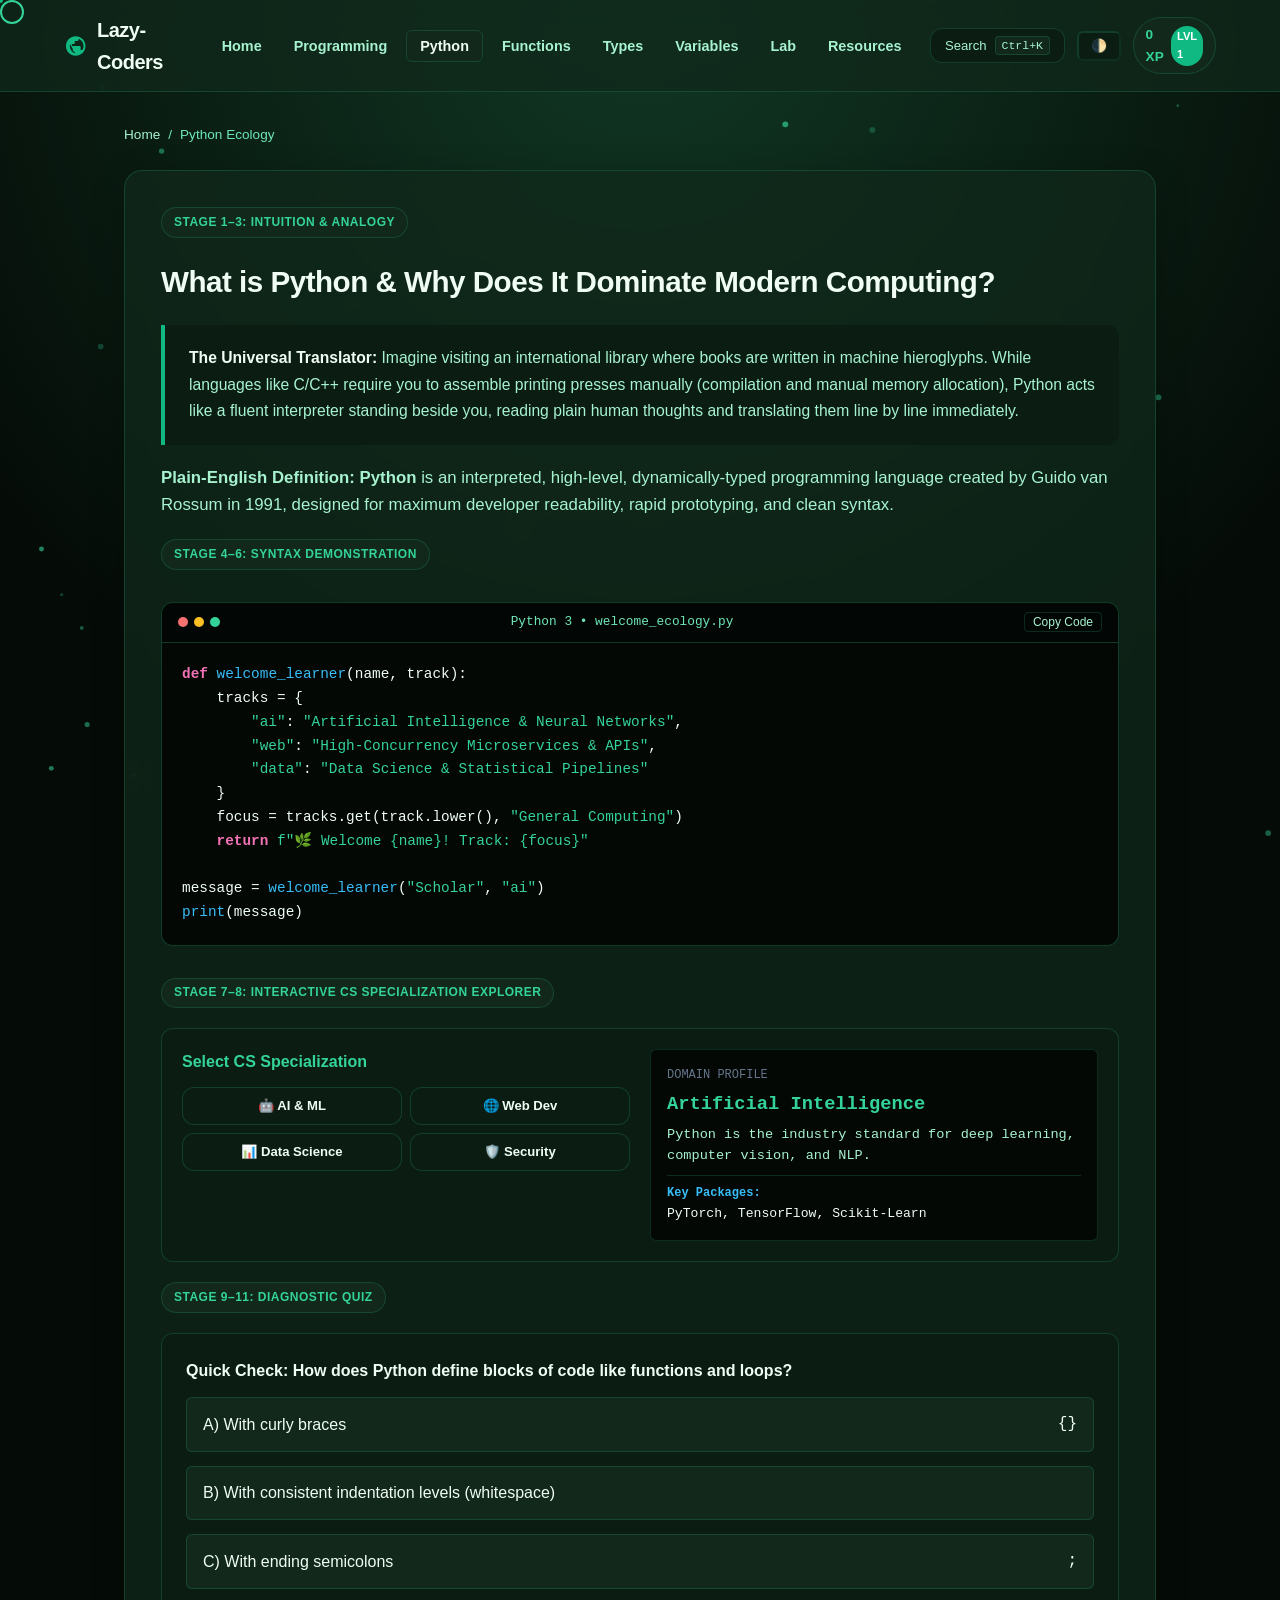
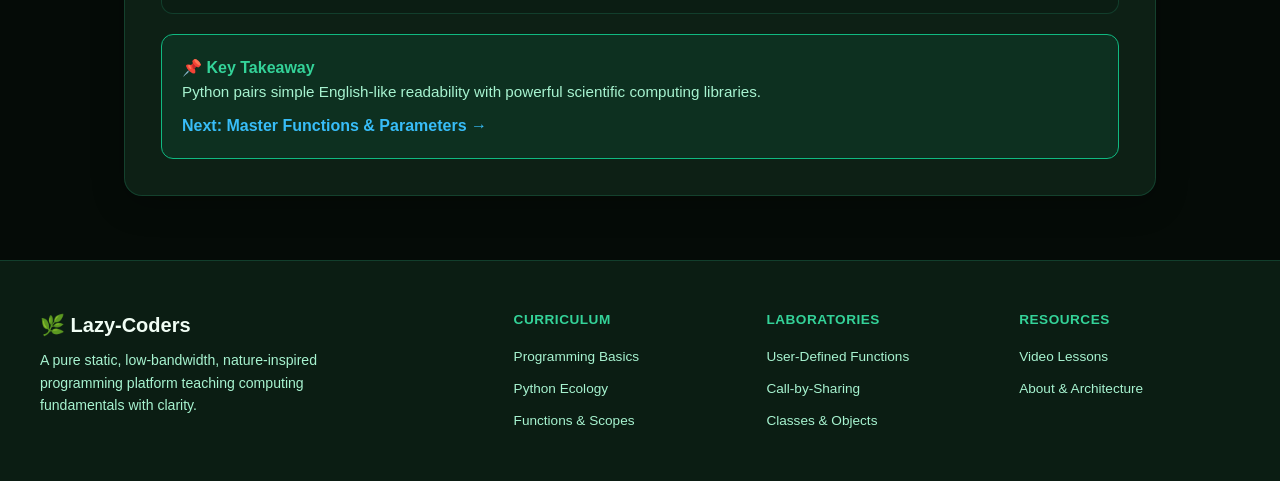
<file: python.html>
<!DOCTYPE html>
<html lang="en">

    <head>
        <meta charset="UTF-8">
        <meta name="viewport" content="width=device-width, initial-scale=1.0">
        <meta name="theme-color" content="#10b981">
        <meta name="description"
            content="Lazy-Coders: Python history, interpreter model, readability philosophy, and interactive CS field explorer.">
        <title>Lazy-Coders | Python Ecology & Applications</title>

        <link rel="icon"
            href="data:image/svg+xml,<svg xmlns='http://www.w3.org/2000/svg' viewBox='0 0 100 100'><text y='.9em' font-size='90'>🌿</text></svg>">
        <link rel="manifest" href="manifest.json">

        <link rel="stylesheet" href="css/style.css">
        <link rel="stylesheet" href="css/responsive.css">
        <link rel="stylesheet" href="css/animations.css">
        <link rel="stylesheet" href="css/components.css">
    </head>

    <body>
        <a href="#main-content" class="skip-nav">Skip to main content</a>
        <canvas id="ambient-canvas"></canvas>

        <header class="glass-header">
            <nav class="nav-container" aria-label="Main Navigation">
                <a href="index.html" class="brand-logo">
                    <svg viewBox="0 0 24 24" aria-hidden="true">
                        <path
                            d="M12 2C6.48 2 2 6.48 2 12s4.48 10 10 10 10-4.48 10-10S17.52 2 12 2zm1 17.93c-3.95-.49-7-3.85-7-7.93 0-.62.08-1.21.21-1.79L9 15v1c0 1.1.9 2 2 2v1.93zm6.9-2.54c-.26-.81-1-1.39-1.9-1.39h-1v-3c0-.55-.45-1-1-1H8v-2h2c.55 0 1-.45 1-1V7h2c1.1 0 2-.9 2-2v-.41c2.93 1.19 5 4.06 5 7.41 0 2.08-.8 3.97-2.1 5.39z" />
                    </svg>
                    <span>Lazy-Coders</span>
                </a>

                <ul class="nav-links">
                    <li><a href="index.html" class="nav-link">Home</a></li>
                    <li><a href="programming.html" class="nav-link">Programming</a></li>
                    <li><a href="python.html" class="nav-link active">Python</a></li>
                    <li><a href="functions.html" class="nav-link">Functions</a></li>
                    <li><a href="function-types.html" class="nav-link">Types</a></li>
                    <li><a href="variables.html" class="nav-link">Variables</a></li>
                    <li><a href="practical.html" class="nav-link">Lab</a></li>
                    <li><a href="resources.html" class="nav-link">Resources</a></li>
                </ul>

                <div class="nav-actions">
                    <button class="btn-cmd-palette" aria-label="Search">Search <span
                            class="kbd-shortcut">Ctrl+K</span></button>
                    <button class="btn-secondary btn-sm" data-theme-toggle aria-label="Toggle Theme">🌓</button>
                    <div class="user-xp-capsule">
                        <span class="xp-counter">0 XP</span>
                        <span class="level-badge">Lvl 1</span>
                    </div>
                </div>
            </nav>
        </header>

        <main id="main-content" class="main-wrapper">
            <ul class="breadcrumbs" aria-label="Breadcrumbs">
                <li><a href="index.html">Home</a></li>
                <li>/</li>
                <li aria-current="page">Python Ecology</li>
            </ul>

            <article class="learning-card">
                <span class="card-badge">Stage 1–3: Intuition & Analogy</span>
                <h1 class="card-title">What is Python & Why Does It Dominate Modern Computing?</h1>

                <div class="analogy-callout">
                    <strong>The Universal Translator:</strong> Imagine visiting an international library where books are
                    written in machine hieroglyphs. While languages like C/C++ require you to assemble printing presses
                    manually (compilation and manual memory allocation), Python acts like a fluent interpreter standing
                    beside you, reading plain human thoughts and translating them line by line immediately.
                </div>

                <p style="color: var(--text-muted); font-size: 1.05rem;">
                    <strong>Plain-English Definition:</strong> <strong>Python</strong> is an interpreted, high-level,
                    dynamically-typed programming language created by Guido van Rossum in 1991, designed for maximum
                    developer readability, rapid prototyping, and clean syntax.
                </p>

                <span class="card-badge">Stage 4–6: Syntax Demonstration</span>
                <div class="code-presenter">
                    <div class="code-header">
                        <div class="code-dots"><span class="code-dot red"></span><span
                                class="code-dot yellow"></span><span class="code-dot green"></span></div>
                        <span>Python 3 • welcome_ecology.py</span>
                        <button class="btn-copy">Copy Code</button>
                    </div>
                    <div class="code-body">
                        <pre><span class="code-kw">def</span> <span class="code-fn">welcome_learner</span>(name, track):
    tracks = {
        <span class="code-str">"ai"</span>: <span class="code-str">"Artificial Intelligence & Neural Networks"</span>,
        <span class="code-str">"web"</span>: <span class="code-str">"High-Concurrency Microservices & APIs"</span>,
        <span class="code-str">"data"</span>: <span class="code-str">"Data Science & Statistical Pipelines"</span>
    }
    focus = tracks.get(track.lower(), <span class="code-str">"General Computing"</span>)
    <span class="code-kw">return</span> <span class="code-str">f"🌿 Welcome {name}! Track: {focus}"</span>

message = <span class="code-fn">welcome_learner</span>(<span class="code-str">"Scholar"</span>, <span class="code-str">"ai"</span>)
<span class="code-fn">print</span>(message)</pre>
                    </div>
                </div>

                <span class="card-badge">Stage 7–8: Interactive CS Specialization Explorer</span>
                <div class="sim-container">
                    <div class="sim-controls">
                        <h4 style="color: var(--accent-glow);">Select CS Specialization</h4>
                        <div style="display: grid; grid-template-columns: 1fr 1fr; gap: 0.5rem;">
                            <button class="btn btn-secondary field-btn active" data-field="ai"
                                style="text-align: left; font-size: 0.82rem;">🤖 AI & ML</button>
                            <button class="btn btn-secondary field-btn" data-field="web"
                                style="text-align: left; font-size: 0.82rem;">🌐 Web Dev</button>
                            <button class="btn btn-secondary field-btn" data-field="data"
                                style="text-align: left; font-size: 0.82rem;">📊 Data Science</button>
                            <button class="btn btn-secondary field-btn" data-field="security"
                                style="text-align: left; font-size: 0.82rem;">🛡️ Security</button>
                        </div>
                    </div>

                    <div class="sim-output-box">
                        <div>
                            <div style="font-size: 0.75rem; color: #64748b;">DOMAIN PROFILE</div>
                            <h3 id="field-title" style="color: var(--accent-glow); margin: 0.25rem 0;">Artificial
                                Intelligence</h3>
                            <p id="field-desc" style="font-size: 0.85rem; color: var(--text-muted);">Python is the
                                industry standard for deep learning, computer vision, and NLP.</p>
                        </div>
                        <div
                            style="border-top: 1px solid var(--border-glass); padding-top: 0.5rem; margin-top: 0.5rem;">
                            <div style="font-size: 0.75rem; color: var(--accent-sky); font-weight: 700;">Key Packages:
                            </div>
                            <div id="field-libs"
                                style="font-size: 0.82rem; color: var(--text-main); font-family: var(--font-mono);">
                                PyTorch, TensorFlow, Scikit-Learn</div>
                        </div>
                    </div>
                </div>

                <span class="card-badge">Stage 9–11: Diagnostic Quiz</span>
                <div class="quiz-box">
                    <h4 style="color: var(--text-main);">Quick Check: How does Python define blocks of code like
                        functions and loops?</h4>
                    <div class="quiz-option" data-correct="false">A) With curly braces <code>{}</code></div>
                    <div class="quiz-option" data-correct="true">B) With consistent indentation levels (whitespace)
                    </div>
                    <div class="quiz-option" data-correct="false">C) With ending semicolons <code>;</code></div>
                    <p class="quiz-explanation" style="display:none; color: var(--accent-glow); font-size: 0.85rem;">
                        ✓ Correct! Indentation is syntax in Python, keeping code clean and readable.
                    </p>
                </div>

                <div
                    style="background: rgba(16, 185, 129, 0.1); border: 1px solid var(--accent-emerald); padding: 1.25rem; border-radius: var(--radius-md);">
                    <h4 style="color: var(--accent-glow);">📌 Key Takeaway</h4>
                    <p style="color: var(--text-muted); font-size: 0.95rem;">Python pairs simple English-like
                        readability with powerful scientific computing libraries.</p>
                    <a href="functions.html"
                        style="color: var(--accent-sky); font-weight: 700; text-decoration: none; display: inline-block; margin-top: 0.5rem;">Next:
                        Master Functions & Parameters →</a>
                </div>
            </article>
        </main>

        <div id="command-palette-modal"
            style="display: none; position: fixed; inset: 0; background: rgba(0,0,0,0.85); z-index: 10000; align-items: flex-start; justify-content: center; padding-top: 14vh;"
            role="dialog" aria-modal="true" aria-label="Command Palette">
            <div
                style="background: var(--bg-surface-elevated); border: 1px solid var(--border-highlight); width: 90%; max-width: 580px; border-radius: 16px; overflow: hidden;">
                <div
                    style="padding: 1rem 1.25rem; border-bottom: 1px solid var(--border-glass); display: flex; align-items: center; gap: 0.75rem;">
                    <input type="text" id="palette-search-input" placeholder="Search lessons, concepts, or labs..."
                        style="width: 100%; background: transparent; border: none; outline: none; color: var(--text-main); font-size: 1.05rem; font-family: inherit;">
                </div>
                <ul id="palette-results-list"
                    style="list-style: none; max-height: 320px; overflow-y: auto; padding: 0.5rem;"></ul>
            </div>
        </div>

        <nav class="mobile-dock" aria-label="Mobile Dock Navigation">
            <ul class="mobile-dock-list">
                <li class="mobile-dock-item"><a href="index.html"><span>🏠</span><span>Home</span></a></li>
                <li class="mobile-dock-item"><a href="programming.html"><span>📖</span><span>Concepts</span></a></li>
                <li class="mobile-dock-item"><a href="functions.html"><span>⚙️</span><span>Functions</span></a></li>
                <li class="mobile-dock-item"><a href="practical.html"><span>🧪</span><span>Lab</span></a></li>
            </ul>
        </nav>

        <footer class="footer-main">
            <div class="footer-container">
                <div class="footer-brand">
                    <h4>🌿 Lazy-Coders</h4>
                    <p>A pure static, low-bandwidth, nature-inspired programming platform teaching computing
                        fundamentals with clarity.</p>
                </div>
                <div class="footer-col">
                    <h5>Curriculum</h5>
                    <ul>
                        <li><a href="programming.html">Programming Basics</a></li>
                        <li><a href="python.html">Python Ecology</a></li>
                        <li><a href="functions.html">Functions & Scopes</a></li>
                    </ul>
                </div>
                <div class="footer-col">
                    <h5>Laboratories</h5>
                    <ul>
                        <li><a href="practical.html#lab1">User-Defined Functions</a></li>
                        <li><a href="practical.html#lab3">Call-by-Sharing</a></li>
                        <li><a href="practical.html#lab4">Classes & Objects</a></li>
                    </ul>
                </div>
                <div class="footer-col">
                    <h5>Resources</h5>
                    <ul>
                        <li><a href="resources.html">Video Lessons</a></li>
                        <li><a href="about.html">About & Architecture</a></li>
                    </ul>
                </div>
            </div>
        </footer>

        <script src="js/app.js"></script>
        <script src="js/navigation.js"></script>
        <script src="js/theme.js"></script>
        <script src="js/dashboard.js"></script>
        <script src="js/quiz.js"></script>
        <script src="js/progress.js"></script>
        <script src="js/accessibility.js"></script>
        <script src="js/performance.js"></script>

        <script>
            (() => {
                const data = {
                    ai: { title: 'Artificial Intelligence & ML', desc: 'Python powers neural networks, computer vision, and transformers.', libs: 'PyTorch, TensorFlow, Scikit-Learn, Transformers' },
                    web: { title: 'Web & Microservices', desc: 'High-speed asynchronous REST APIs and backend services.', libs: 'FastAPI, Django, Flask, SQLAlchemy' },
                    data: { title: 'Data Analytics & Science', desc: 'Statistical forecasting and publication-quality charts.', libs: 'Pandas, NumPy, Matplotlib, Polars' },
                    security: { title: 'Cybersecurity & Scripting', desc: 'Network protocol fuzzing, binary inspection, and security tools.', libs: 'Scapy, Cryptography, Requests, Paramiko' }
                };
                const t = document.getElementById('field-title'), d = document.getElementById('field-desc'), l = document.getElementById('field-libs');
                document.querySelectorAll('.field-btn').forEach((btn) => {
                    btn.addEventListener('click', () => {
                        document.querySelectorAll('.field-btn').forEach(b => b.classList.remove('active'));
                        btn.classList.add('active');
                        const f = data[btn.dataset.field];
                        if (f) { t.textContent = f.title; d.textContent = f.desc; l.textContent = f.libs; }
                    });
                });
            })();
        </script>
    </body>

</html>
</file>
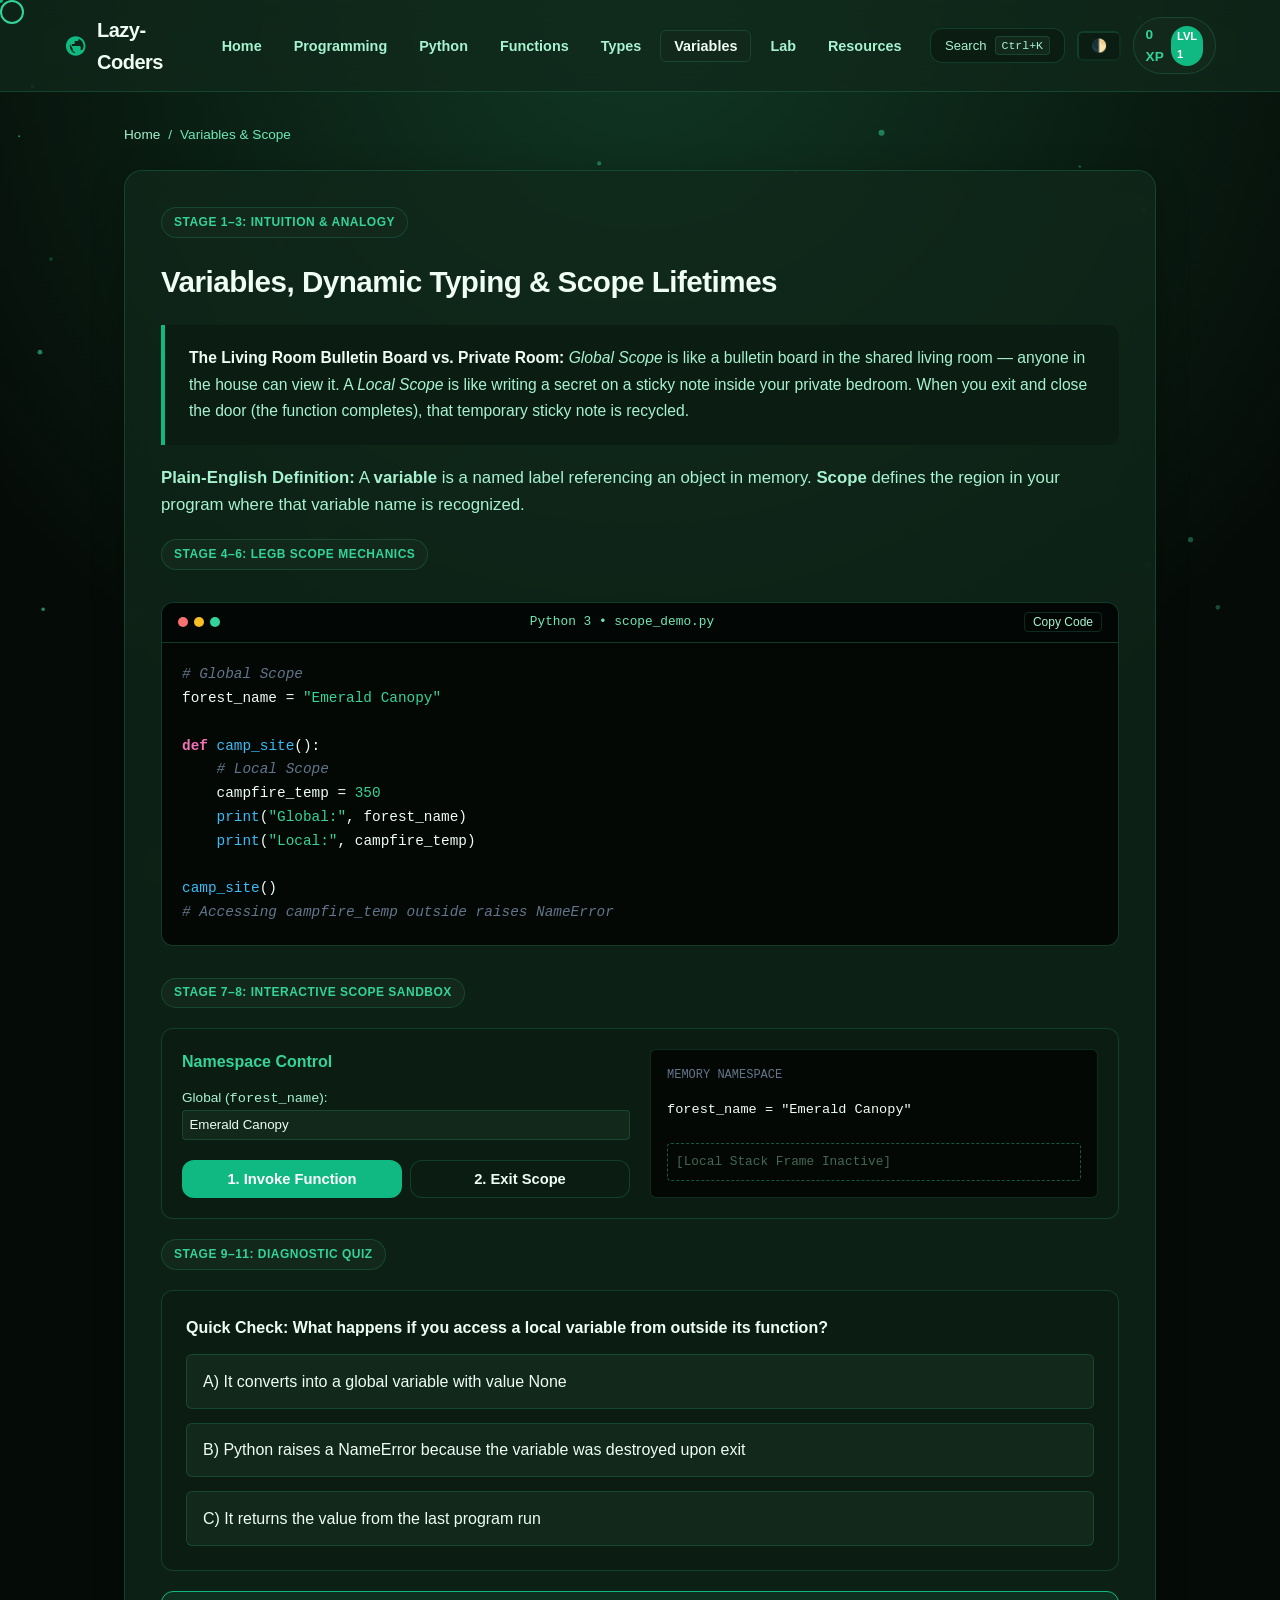
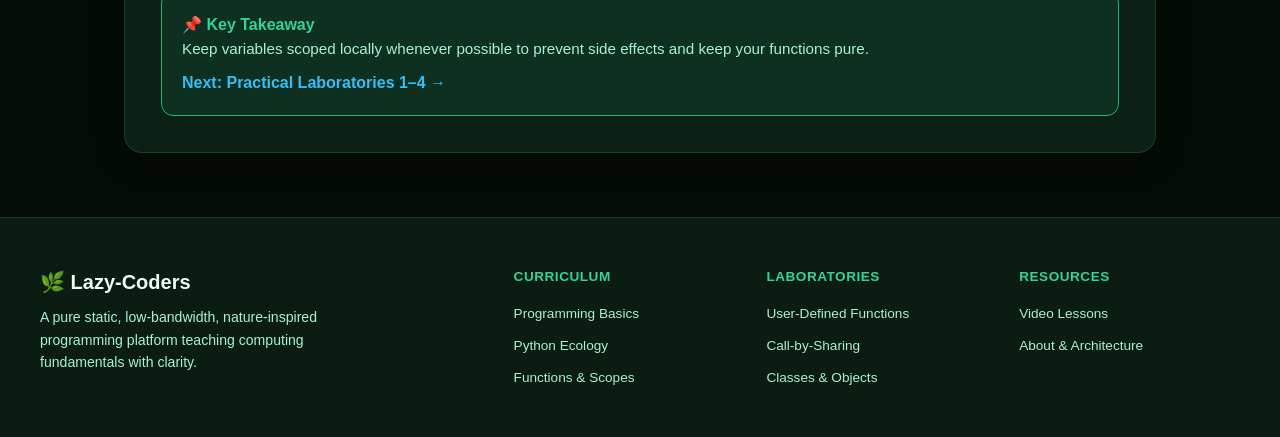
<file: variables.html>
<!DOCTYPE html>
<html lang="en">

    <head>
        <meta charset="UTF-8">
        <meta name="viewport" content="width=device-width, initial-scale=1.0">
        <meta name="theme-color" content="#10b981">
        <meta name="description"
            content="Lazy-Coders: Variable assignment, dynamic typing, local vs global scope, lifetime, and interactive scope visualizer.">
        <title>Lazy-Coders | Variables & Scope Mechanics</title>

        <link rel="icon"
            href="data:image/svg+xml,<svg xmlns='http://www.w3.org/2000/svg' viewBox='0 0 100 100'><text y='.9em' font-size='90'>🌿</text></svg>">
        <link rel="manifest" href="manifest.json">

        <link rel="stylesheet" href="css/style.css">
        <link rel="stylesheet" href="css/responsive.css">
        <link rel="stylesheet" href="css/animations.css">
        <link rel="stylesheet" href="css/components.css">
    </head>

    <body>
        <a href="#main-content" class="skip-nav">Skip to main content</a>
        <canvas id="ambient-canvas"></canvas>

        <header class="glass-header">
            <nav class="nav-container" aria-label="Main Navigation">
                <a href="index.html" class="brand-logo">
                    <svg viewBox="0 0 24 24" aria-hidden="true">
                        <path
                            d="M12 2C6.48 2 2 6.48 2 12s4.48 10 10 10 10-4.48 10-10S17.52 2 12 2zm1 17.93c-3.95-.49-7-3.85-7-7.93 0-.62.08-1.21.21-1.79L9 15v1c0 1.1.9 2 2 2v1.93zm6.9-2.54c-.26-.81-1-1.39-1.9-1.39h-1v-3c0-.55-.45-1-1-1H8v-2h2c.55 0 1-.45 1-1V7h2c1.1 0 2-.9 2-2v-.41c2.93 1.19 5 4.06 5 7.41 0 2.08-.8 3.97-2.1 5.39z" />
                    </svg>
                    <span>Lazy-Coders</span>
                </a>

                <ul class="nav-links">
                    <li><a href="index.html" class="nav-link">Home</a></li>
                    <li><a href="programming.html" class="nav-link">Programming</a></li>
                    <li><a href="python.html" class="nav-link">Python</a></li>
                    <li><a href="functions.html" class="nav-link">Functions</a></li>
                    <li><a href="function-types.html" class="nav-link">Types</a></li>
                    <li><a href="variables.html" class="nav-link active">Variables</a></li>
                    <li><a href="practical.html" class="nav-link">Lab</a></li>
                    <li><a href="resources.html" class="nav-link">Resources</a></li>
                </ul>

                <div class="nav-actions">
                    <button class="btn-cmd-palette" aria-label="Search">Search <span
                            class="kbd-shortcut">Ctrl+K</span></button>
                    <button class="btn-secondary btn-sm" data-theme-toggle aria-label="Toggle Theme">🌓</button>
                    <div class="user-xp-capsule">
                        <span class="xp-counter">0 XP</span>
                        <span class="level-badge">Lvl 1</span>
                    </div>
                </div>
            </nav>
        </header>

        <main id="main-content" class="main-wrapper">
            <ul class="breadcrumbs" aria-label="Breadcrumbs">
                <li><a href="index.html">Home</a></li>
                <li>/</li>
                <li aria-current="page">Variables & Scope</li>
            </ul>

            <article class="learning-card">
                <span class="card-badge">Stage 1–3: Intuition & Analogy</span>
                <h1 class="card-title">Variables, Dynamic Typing & Scope Lifetimes</h1>

                <div class="analogy-callout">
                    <strong>The Living Room Bulletin Board vs. Private Room:</strong> <em>Global Scope</em> is like a
                    bulletin board in the shared living room — anyone in the house can view it. A <em>Local Scope</em>
                    is like writing a secret on a sticky note inside your private bedroom. When you exit and close the
                    door (the function completes), that temporary sticky note is recycled.
                </div>

                <p style="color: var(--text-muted); font-size: 1.05rem;">
                    <strong>Plain-English Definition:</strong> A <strong>variable</strong> is a named label referencing
                    an object in memory. <strong>Scope</strong> defines the region in your program where that variable
                    name is recognized.
                </p>

                <span class="card-badge">Stage 4–6: LEGB Scope Mechanics</span>
                <div class="code-presenter">
                    <div class="code-header">
                        <div class="code-dots"><span class="code-dot red"></span><span
                                class="code-dot yellow"></span><span class="code-dot green"></span></div>
                        <span>Python 3 • scope_demo.py</span>
                        <button class="btn-copy">Copy Code</button>
                    </div>
                    <div class="code-body">
                        <pre><span class="code-cmt"># Global Scope</span>
forest_name = <span class="code-str">"Emerald Canopy"</span>

<span class="code-kw">def</span> <span class="code-fn">camp_site</span>():
    <span class="code-cmt"># Local Scope</span>
    campfire_temp = <span class="code-str">350</span>
    <span class="code-fn">print</span>(<span class="code-str">"Global:"</span>, forest_name)
    <span class="code-fn">print</span>(<span class="code-str">"Local:"</span>, campfire_temp)

<span class="code-fn">camp_site</span>()
<span class="code-cmt"># Accessing campfire_temp outside raises NameError</span></pre>
                    </div>
                </div>

                <span class="card-badge">Stage 7–8: Interactive Scope Sandbox</span>
                <div class="sim-container">
                    <div class="sim-controls">
                        <h4 style="color: var(--accent-glow);">Namespace Control</h4>
                        <label style="font-size: 0.85rem; color: var(--text-muted);">Global (<code>forest_name</code>):
                            <input type="text" id="input-global-var" value="Emerald Canopy"
                                style="width: 100%; background: var(--bg-surface-elevated); border: 1px solid var(--border-glass); color: var(--text-main); padding: 0.4rem; border-radius: 4px;">
                        </label>
                        <div style="display: flex; gap: 0.5rem; margin-top: 0.5rem;">
                            <button id="btn-call-fn" class="btn btn-primary" style="flex: 1;">1. Invoke
                                Function</button>
                            <button id="btn-exit-fn" class="btn btn-secondary" style="flex: 1;">2. Exit Scope</button>
                        </div>
                    </div>

                    <div class="sim-output-box">
                        <div style="font-size: 0.75rem; color: #64748b;">MEMORY NAMESPACE</div>
                        <div id="global-mem-display" style="font-size: 0.85rem; color: var(--text-main);">forest_name =
                            "Emerald Canopy"</div>
                        <div id="local-mem-box"
                            style="margin-top: 0.5rem; padding: 0.5rem; border: 1px dashed var(--accent-glow); border-radius: 4px; opacity: 0.4;">
                            <div id="local-mem-display" style="font-size: 0.8rem; color: var(--text-muted);">[Local
                                Stack Frame Inactive]</div>
                        </div>
                    </div>
                </div>

                <span class="card-badge">Stage 9–11: Diagnostic Quiz</span>
                <div class="quiz-box">
                    <h4 style="color: var(--text-main);">Quick Check: What happens if you access a local variable from
                        outside its function?</h4>
                    <div class="quiz-option" data-correct="false">A) It converts into a global variable with value None
                    </div>
                    <div class="quiz-option" data-correct="true">B) Python raises a NameError because the variable was
                        destroyed upon exit</div>
                    <div class="quiz-option" data-correct="false">C) It returns the value from the last program run
                    </div>
                    <p class="quiz-explanation" style="display:none; color: var(--accent-glow); font-size: 0.85rem;">
                        ✓ Correct! Local variables exist only while the function frame is on the stack.
                    </p>
                </div>

                <div
                    style="background: rgba(16, 185, 129, 0.1); border: 1px solid var(--accent-emerald); padding: 1.25rem; border-radius: var(--radius-md);">
                    <h4 style="color: var(--accent-glow);">📌 Key Takeaway</h4>
                    <p style="color: var(--text-muted); font-size: 0.95rem;">Keep variables scoped locally whenever
                        possible to prevent side effects and keep your functions pure.</p>
                    <a href="practical.html"
                        style="color: var(--accent-sky); font-weight: 700; text-decoration: none; display: inline-block; margin-top: 0.5rem;">Next:
                        Practical Laboratories 1–4 →</a>
                </div>
            </article>
        </main>

        <div id="command-palette-modal"
            style="display: none; position: fixed; inset: 0; background: rgba(0,0,0,0.85); z-index: 10000; align-items: flex-start; justify-content: center; padding-top: 14vh;"
            role="dialog" aria-modal="true" aria-label="Command Palette">
            <div
                style="background: var(--bg-surface-elevated); border: 1px solid var(--border-highlight); width: 90%; max-width: 580px; border-radius: 16px; overflow: hidden;">
                <div
                    style="padding: 1rem 1.25rem; border-bottom: 1px solid var(--border-glass); display: flex; align-items: center; gap: 0.75rem;">
                    <input type="text" id="palette-search-input" placeholder="Search lessons, concepts, or labs..."
                        style="width: 100%; background: transparent; border: none; outline: none; color: var(--text-main); font-size: 1.05rem; font-family: inherit;">
                </div>
                <ul id="palette-results-list"
                    style="list-style: none; max-height: 320px; overflow-y: auto; padding: 0.5rem;"></ul>
            </div>
        </div>

        <nav class="mobile-dock" aria-label="Mobile Dock Navigation">
            <ul class="mobile-dock-list">
                <li class="mobile-dock-item"><a href="index.html"><span>🏠</span><span>Home</span></a></li>
                <li class="mobile-dock-item"><a href="programming.html"><span>📖</span><span>Concepts</span></a></li>
                <li class="mobile-dock-item"><a href="functions.html"><span>⚙️</span><span>Functions</span></a></li>
                <li class="mobile-dock-item"><a href="practical.html"><span>🧪</span><span>Lab</span></a></li>
            </ul>
        </nav>

        <footer class="footer-main">
            <div class="footer-container">
                <div class="footer-brand">
                    <h4>🌿 Lazy-Coders</h4>
                    <p>A pure static, low-bandwidth, nature-inspired programming platform teaching computing
                        fundamentals with clarity.</p>
                </div>
                <div class="footer-col">
                    <h5>Curriculum</h5>
                    <ul>
                        <li><a href="programming.html">Programming Basics</a></li>
                        <li><a href="python.html">Python Ecology</a></li>
                        <li><a href="functions.html">Functions & Scopes</a></li>
                    </ul>
                </div>
                <div class="footer-col">
                    <h5>Laboratories</h5>
                    <ul>
                        <li><a href="practical.html#lab1">User-Defined Functions</a></li>
                        <li><a href="practical.html#lab3">Call-by-Sharing</a></li>
                        <li><a href="practical.html#lab4">Classes & Objects</a></li>
                    </ul>
                </div>
                <div class="footer-col">
                    <h5>Resources</h5>
                    <ul>
                        <li><a href="resources.html">Video Lessons</a></li>
                        <li><a href="about.html">About & Architecture</a></li>
                    </ul>
                </div>
            </div>
        </footer>

        <script src="js/app.js"></script>
        <script src="js/navigation.js"></script>
        <script src="js/theme.js"></script>
        <script src="js/dashboard.js"></script>
        <script src="js/quiz.js"></script>
        <script src="js/progress.js"></script>
        <script src="js/accessibility.js"></script>
        <script src="js/performance.js"></script>

        <script>
            (() => {
                const gIn = document.getElementById('input-global-var'), gMem = document.getElementById('global-mem-display');
                const cBtn = document.getElementById('btn-call-fn'), eBtn = document.getElementById('btn-exit-fn');
                const lBox = document.getElementById('local-mem-box'), lMem = document.getElementById('local-mem-display');

                gIn.addEventListener('input', () => gMem.textContent = `forest_name = "${gIn.value}"`);
                cBtn.addEventListener('click', () => {
                    lBox.style.opacity = '1';
                    lMem.innerHTML = `<span style="color:var(--accent-glow);">campfire_temp = 350</span><br><span style="font-size:0.75rem; color:var(--text-muted);">Accesses global: "${gIn.value}"</span>`;
                    if (typeof LazyCoders !== 'undefined') {
                        LazyCoders.markLessonComplete('var-01');
                        LazyCoders.addXP(20, 'Scope Visualized');
                    }
                });
                eBtn.addEventListener('click', () => {
                    lBox.style.opacity = '0.4';
                    lMem.textContent = '[Local Stack Frame Inactive]';
                });
            })();
        </script>
    </body>

</html>
</file>
<file: css/style.css>
/* ==========================================================================
   LAZY-CODERS: MASTER DESIGN SYSTEM & THEME TOKENS (css/style.css)
   Light (Gradient-Pink), Dark (Forest), Designed Scrollbars & Custom Cursor
   ========================================================================== */

/* --------------------------------------------------------------------------
   1. Root Variables & Theme Token Palettes
   -------------------------------------------------------------------------- */
:root {
  /* Common Base Variables */
  --base-font-size: 16px;
  --font-sans: -apple-system, BlinkMacSystemFont, "Segoe UI", Roboto, Oxygen, Ubuntu, Cantarell, "Open Sans", sans-serif;
  --font-mono: "Fira Code", "Cascadia Code", "Source Code Pro", Menlo, Monaco, Consolas, monospace;
  --font-dyslexic: "OpenDyslexic", "Comic Sans MS", sans-serif;

  --radius-sm: 6px;
  --radius-md: 12px;
  --radius-lg: 18px;
  --radius-full: 9999px;

  --transition-fast: 0.18s ease;
  --transition-smooth: 0.32s cubic-bezier(0.16, 1, 0.3, 1);

  /* Dark Theme (Deep Forest Palette - Default) */
  --bg-deep: #050b07;
  --bg-surface: #0b1d13;
  --bg-surface-elevated: #11281b;
  --bg-card: rgba(17, 40, 27, 0.75);
  --bg-gradient: radial-gradient(circle at 50% 0%, #113824 0%, #050b07 75%);

  --border-glass: rgba(52, 211, 153, 0.18);
  --border-highlight: rgba(52, 211, 153, 0.45);

  --text-main: #f0fdf4;
  --text-muted: #a7f3d0;
  --text-dim: #6ee7b7;

  --accent-emerald: #10b981;
  --accent-glow: #34d399;
  --accent-sky: #38bdf8;
  --accent-amber: #fbbf24;
  --accent-rose: #fb7185;

  --code-bg: #030805;
  --code-border: rgba(52, 211, 153, 0.25);
  --code-keyword: #f472b6;
  --code-fn: #38bdf8;
  --code-str: #34d399;
  --code-cmt: #64748b;

  --scrollbar-thumb: #10b981;
  --scrollbar-track: #050b07;
}

/* Light Theme (Gradient-Pink & Soft Rose Quartz) */
body.theme-light,
[data-theme="light"] {
  --bg-deep: #fff1f5;
  --bg-surface: #ffe4ec;
  --bg-surface-elevated: #fecdd3;
  --bg-card: rgba(255, 255, 255, 0.82);
  --bg-gradient: linear-gradient(135deg, #fff1f5 0%, #ffe4e6 45%, #fce7f3 100%);

  --border-glass: rgba(244, 63, 94, 0.2);
  --border-highlight: rgba(225, 29, 72, 0.45);

  --text-main: #4c0519;
  --text-muted: #881337;
  --text-dim: #9f1239;

  --accent-emerald: #e11d48;
  --accent-glow: #f43f5e;
  --accent-sky: #0284c7;
  --accent-amber: #d97706;
  --accent-rose: #be123c;

  --code-bg: #fff0f5;
  --code-border: rgba(225, 29, 72, 0.25);
  --code-keyword: #9333ea;
  --code-fn: #0284c7;
  --code-str: #be123c;
  --code-cmt: #9ca3af;

  --scrollbar-thumb: #fb7185;
  --scrollbar-track: #fff1f5;
}

/* --------------------------------------------------------------------------
   2. Designed Scrollbars
   -------------------------------------------------------------------------- */
::-webkit-scrollbar {
  width: 9px;
  height: 9px;
}

::-webkit-scrollbar-track {
  background: var(--scrollbar-track);
}

::-webkit-scrollbar-thumb {
  background: var(--scrollbar-thumb);
  border-radius: var(--radius-full);
  border: 2px solid var(--scrollbar-track);
}

::-webkit-scrollbar-thumb:hover {
  background: var(--accent-glow);
}

* {
  scrollbar-width: thin;
  scrollbar-color: var(--scrollbar-thumb) var(--scrollbar-track);
}

/* --------------------------------------------------------------------------
   3. Base Layout & Typography
   -------------------------------------------------------------------------- */
*,
*::before,
*::after {
  box-sizing: border-box;
  margin: 0;
  padding: 0;
}

html {
  font-size: var(--base-font-size);
  scroll-behavior: smooth;
}

body {
  font-family: var(--font-sans);
  background: var(--bg-deep);
  background-image: var(--bg-gradient);
  background-attachment: fixed;
  color: var(--text-main);
  min-height: 100vh;
  display: flex;
  flex-direction: column;
  line-height: 1.6;
  overflow-x: hidden;
  position: relative;
  transition: background-color var(--transition-smooth), color var(--transition-smooth);
}

/* Dyslexic and Contrast modes */
body.font-dyslexic {
  font-family: var(--font-dyslexic) !important;
}

body.high-contrast {
  --text-main: #ffffff !important;
  --text-muted: #e2e8f0 !important;
  --border-glass: #ffffff !important;
  --bg-deep: #000000 !important;
  --bg-surface: #0a0a0a !important;
}

/* Accessibility Skip Link */
.skip-nav {
  position: fixed;
  top: -60px;
  left: 20px;
  background: var(--accent-emerald);
  color: #fff;
  padding: 0.65rem 1.25rem;
  z-index: 100000;
  font-weight: 700;
  border-radius: var(--radius-sm);
  text-decoration: none;
  transition: top var(--transition-fast);
}

.skip-nav:focus {
  top: 15px;
}

/* Ambient Canvas */
#ambient-canvas {
  position: fixed;
  inset: 0;
  pointer-events: none;
  z-index: 0;
  width: 100vw;
  height: 100vh;
}

/* --------------------------------------------------------------------------
   4. Glassmorphism Navigation Header
   -------------------------------------------------------------------------- */
.glass-header {
  position: sticky;
  top: 0;
  z-index: 1000;
  backdrop-filter: blur(14px);
  -webkit-backdrop-filter: blur(14px);
  background: var(--bg-card);
  border-bottom: 1px solid var(--border-glass);
  transition: transform var(--transition-smooth);
}

.glass-header.nav-hidden {
  transform: translateY(-100%);
}

.nav-container {
  max-width: 1200px;
  margin: 0 auto;
  padding: 0.85rem 1.5rem;
  display: flex;
  align-items: center;
  justify-content: space-between;
  gap: 1rem;
}

.brand-logo {
  display: flex;
  align-items: center;
  gap: 0.6rem;
  color: var(--text-main);
  text-decoration: none;
  font-weight: 800;
  font-size: 1.25rem;
  letter-spacing: -0.5px;
}

.brand-logo svg {
  width: 28px;
  height: 28px;
  fill: var(--accent-emerald);
}

.nav-links {
  display: flex;
  list-style: none;
  gap: 0.4rem;
}

.nav-link {
  color: var(--text-muted);
  text-decoration: none;
  font-weight: 600;
  font-size: 0.9rem;
  padding: 0.45rem 0.8rem;
  border-radius: var(--radius-sm);
  transition: all var(--transition-fast);
}

.nav-link:hover,
.nav-link.active {
  color: var(--text-main);
  background: var(--bg-surface-elevated);
  border: 1px solid var(--border-glass);
}

.nav-actions {
  display: flex;
  align-items: center;
  gap: 0.75rem;
}

.btn-cmd-palette {
  background: var(--bg-surface);
  border: 1px solid var(--border-glass);
  color: var(--text-muted);
  padding: 0.45rem 0.85rem;
  border-radius: var(--radius-md);
  font-family: inherit;
  font-size: 0.82rem;
  cursor: pointer;
  display: inline-flex;
  align-items: center;
  gap: 0.5rem;
  transition: all var(--transition-fast);
}

.btn-cmd-palette:hover {
  border-color: var(--accent-emerald);
  color: var(--text-main);
}

.kbd-shortcut {
  background: var(--bg-surface-elevated);
  padding: 2px 6px;
  border-radius: 4px;
  font-size: 0.72rem;
  font-family: var(--font-mono);
  border: 1px solid var(--border-glass);
}

.user-xp-capsule {
  display: flex;
  align-items: center;
  gap: 0.45rem;
  background: var(--bg-surface-elevated);
  border: 1px solid var(--border-glass);
  padding: 0.35rem 0.75rem;
  border-radius: var(--radius-full);
}

.xp-counter {
  font-weight: 800;
  font-size: 0.85rem;
  color: var(--accent-glow);
}

.level-badge {
  font-size: 0.7rem;
  font-weight: 800;
  text-transform: uppercase;
  background: var(--accent-emerald);
  color: #fff;
  padding: 2px 6px;
  border-radius: var(--radius-full);
}

/* --------------------------------------------------------------------------
   5. Content Wrapper, Cards & Analogies
   -------------------------------------------------------------------------- */
.main-wrapper {
  max-width: 1080px;
  width: 100%;
  margin: 2rem auto;
  padding: 0 1.5rem;
  flex: 1;
  position: relative;
  z-index: 1;
}

.breadcrumbs {
  display: flex;
  align-items: center;
  gap: 0.5rem;
  list-style: none;
  font-size: 0.85rem;
  color: var(--text-dim);
  margin-bottom: 1.5rem;
}

.breadcrumbs a {
  color: var(--text-muted);
  text-decoration: none;
}

.breadcrumbs a:hover {
  color: var(--text-main);
}

.learning-card {
  background: var(--bg-card);
  backdrop-filter: blur(12px);
  -webkit-backdrop-filter: blur(12px);
  border: 1px solid var(--border-glass);
  border-radius: var(--radius-lg);
  padding: 2.25rem;
  margin-bottom: 2rem;
  box-shadow: 0 8px 32px rgba(0, 0, 0, 0.25);
  display: flex;
  flex-direction: column;
  gap: 1.25rem;
}

.card-badge {
  align-self: flex-start;
  font-size: 0.75rem;
  font-weight: 800;
  text-transform: uppercase;
  letter-spacing: 0.5px;
  color: var(--accent-glow);
  background: var(--bg-surface-elevated);
  border: 1px solid var(--border-glass);
  padding: 0.3rem 0.75rem;
  border-radius: var(--radius-full);
}

.card-title {
  font-size: 1.85rem;
  font-weight: 800;
  color: var(--text-main);
  letter-spacing: -0.5px;
}

.analogy-callout {
  background: var(--bg-surface);
  border-left: 4px solid var(--accent-emerald);
  padding: 1.25rem 1.5rem;
  border-radius: 0 var(--radius-md) var(--radius-md) 0;
  color: var(--text-muted);
  font-size: 0.98rem;
  line-height: 1.7;
}

.analogy-callout strong {
  color: var(--text-main);
}

/* --------------------------------------------------------------------------
   6. Code Presenter
   -------------------------------------------------------------------------- */
.code-presenter {
  background: var(--code-bg);
  border: 1px solid var(--code-border);
  border-radius: var(--radius-md);
  overflow: hidden;
  margin: 0.75rem 0;
}

.code-header {
  display: flex;
  align-items: center;
  justify-content: space-between;
  padding: 0.6rem 1rem;
  background: rgba(0, 0, 0, 0.25);
  border-bottom: 1px solid var(--code-border);
  font-size: 0.8rem;
  font-family: var(--font-mono);
  color: var(--text-dim);
}

.code-dots {
  display: flex;
  gap: 6px;
}

.code-dot {
  width: 10px;
  height: 10px;
  border-radius: 50%;
}

.code-dot.red {
  background: #f87171;
}

.code-dot.yellow {
  background: #fbbf24;
}

.code-dot.green {
  background: #34d399;
}

.btn-copy {
  background: transparent;
  border: 1px solid var(--border-glass);
  color: var(--text-muted);
  font-size: 0.75rem;
  padding: 2px 8px;
  border-radius: 4px;
  cursor: pointer;
  transition: all var(--transition-fast);
}

.btn-copy:hover {
  background: var(--bg-surface-elevated);
  color: var(--text-main);
}

.code-body {
  padding: 1.25rem;
  overflow-x: auto;
}

.code-body pre {
  font-family: var(--font-mono);
  font-size: 0.9rem;
  line-height: 1.65;
  color: var(--text-main);
}

.code-kw {
  color: var(--code-keyword);
  font-weight: 700;
}

.code-fn {
  color: var(--code-fn);
}

.code-str {
  color: var(--code-str);
}

.code-cmt {
  color: var(--code-cmt);
  font-style: italic;
}

/* --------------------------------------------------------------------------
   7. Interactive Simulators & Diagnostic Quizzes
   -------------------------------------------------------------------------- */
.sim-container {
  display: grid;
  grid-template-columns: 1fr 1fr;
  gap: 1.25rem;
  background: var(--bg-surface);
  border: 1px solid var(--border-glass);
  border-radius: var(--radius-md);
  padding: 1.25rem;
}

.sim-controls {
  display: flex;
  flex-direction: column;
  gap: 0.75rem;
}

.sim-output-box {
  background: var(--code-bg);
  border: 1px solid var(--border-glass);
  border-radius: var(--radius-sm);
  padding: 1rem;
  font-family: var(--font-mono);
  display: flex;
  flex-direction: column;
  justify-content: space-between;
}

.quiz-box {
  background: var(--bg-surface);
  border: 1px solid var(--border-glass);
  border-radius: var(--radius-md);
  padding: 1.5rem;
  display: flex;
  flex-direction: column;
  gap: 0.85rem;
}

.quiz-option {
  background: var(--bg-surface-elevated);
  border: 1px solid var(--border-glass);
  border-radius: var(--radius-sm);
  padding: 0.85rem 1rem;
  color: var(--text-main);
  cursor: pointer;
  transition: all var(--transition-fast);
  display: flex;
  justify-content: space-between;
  align-items: center;
}

.quiz-option:hover {
  border-color: var(--accent-glow);
}

.quiz-option.correct {
  background: rgba(16, 185, 129, 0.2) !important;
  border-color: var(--accent-emerald) !important;
}

.quiz-option.incorrect {
  background: rgba(244, 63, 94, 0.2) !important;
  border-color: var(--accent-rose) !important;
}

/* --------------------------------------------------------------------------
   8. Video Facades & Click-to-Mount
   -------------------------------------------------------------------------- */
.video-facade-card {
  position: relative;
  width: 100%;
  aspect-ratio: 16 / 9;
  border-radius: var(--radius-md);
  overflow: hidden;
  background: #000;
  cursor: pointer;
  border: 1px solid var(--border-glass);
}

.video-poster-img {
  width: 100%;
  height: 100%;
  object-fit: cover;
  transition: transform var(--transition-smooth);
}

.video-facade-card:hover .video-poster-img {
  transform: scale(1.04);
}

.video-play-btn {
  position: absolute;
  top: 50%;
  left: 50%;
  transform: translate(-50%, -50%);
  width: 60px;
  height: 60px;
  background: rgba(16, 185, 129, 0.9);
  border-radius: 50%;
  display: flex;
  align-items: center;
  justify-content: center;
  box-shadow: 0 0 20px rgba(0, 0, 0, 0.6);
  transition: all var(--transition-fast);
}

.video-facade-card:hover .video-play-btn {
  transform: translate(-50%, -50%) scale(1.15);
  background: var(--accent-glow);
}

/* --------------------------------------------------------------------------
   9. Global Footer
   -------------------------------------------------------------------------- */
.footer-main {
  background: var(--bg-surface);
  border-top: 1px solid var(--border-glass);
  padding: 3rem 1.5rem;
  margin-top: auto;
  position: relative;
  z-index: 1;
}

.footer-container {
  max-width: 1200px;
  margin: 0 auto;
  display: grid;
  grid-template-columns: 2fr repeat(3, 1fr);
  gap: 2rem;
}

.footer-brand h4 {
  color: var(--text-main);
  font-size: 1.25rem;
  margin-bottom: 0.5rem;
}

.footer-brand p {
  color: var(--text-muted);
  font-size: 0.88rem;
  max-width: 320px;
}

.footer-col h5 {
  color: var(--accent-glow);
  font-size: 0.85rem;
  text-transform: uppercase;
  letter-spacing: 0.5px;
  margin-bottom: 0.75rem;
}

.footer-col ul {
  list-style: none;
  display: flex;
  flex-direction: column;
  gap: 0.4rem;
}

.footer-col a {
  color: var(--text-muted);
  text-decoration: none;
  font-size: 0.85rem;
}

.footer-col a:hover {
  color: var(--text-main);
}
</file>
<file: css/responsive.css>
/* ==========================================================================
   LAZY-CODERS: RESPONSIVE & BREAKPOINT STYLES (css/responsive.css)
   Mobile Dock, Fluid Grids, Tablet Adaptations & Accessible Overrides
   ========================================================================== */

/* Mobile Bottom Dock (Hidden on Desktop) */
.mobile-dock {
    display: none;
    position: fixed;
    bottom: 0;
    left: 0;
    right: 0;
    background: var(--bg-card);
    backdrop-filter: blur(16px);
    -webkit-backdrop-filter: blur(16px);
    border-top: 1px solid var(--border-glass);
    z-index: 10000;
    padding: 0.4rem 0.5rem calc(0.4rem + env(safe-area-inset-bottom, 0));
}

.mobile-dock-list {
    display: flex;
    justify-content: space-around;
    align-items: center;
    list-style: none;
}

.mobile-dock-item a {
    display: flex;
    flex-direction: column;
    align-items: center;
    gap: 2px;
    color: var(--text-muted);
    text-decoration: none;
    font-size: 0.7rem;
    font-weight: 700;
    padding: 0.25rem 0.5rem;
}

.mobile-dock-item a.active {
    color: var(--accent-glow);
}

.mobile-dock-item span:first-child {
    font-size: 1.15rem;
}

/* --------------------------------------------------------------------------
   Media Queries: Tablet (<= 992px)
   -------------------------------------------------------------------------- */
@media (max-width: 992px) {
    .nav-links {
        display: none;
    }

    .footer-container {
        grid-template-columns: 1fr 1fr;
        gap: 1.5rem;
    }
}

/* --------------------------------------------------------------------------
   Media Queries: Mobile Handsets (<= 768px)
   -------------------------------------------------------------------------- */
@media (max-width: 768px) {
    body {
        padding-bottom: 70px;
        /* Offset for Mobile Dock */
    }

    .mobile-dock {
        display: block;
    }

    .main-wrapper {
        padding: 0 1rem;
        margin: 1.25rem auto;
    }

    .learning-card {
        padding: 1.5rem;
    }

    .card-title {
        font-size: 1.45rem;
    }

    .sim-container {
        grid-template-columns: 1fr;
    }

    .footer-container {
        grid-template-columns: 1fr;
    }

    #custom-cursor,
    #cursor-dot {
        display: none !important;
    }
}
</file>
<file: css/animations.css>
/* ==========================================================================
   LAZY-CODERS: ANIMATIONS & MICRO-INTERACTIONS (css/animations.css)
   GPU-Accelerated Keyframes, Float Effects, Shimmer, and Custom Cursor
   ========================================================================== */

@keyframes floatGentle {

    0%,
    100% {
        transform: translateY(0px);
    }

    50% {
        transform: translateY(-6px);
    }
}

@keyframes pulseGlow {

    0%,
    100% {
        box-shadow: 0 0 14px rgba(16, 185, 129, 0.2);
        border-color: rgba(52, 211, 153, 0.3);
    }

    50% {
        box-shadow: 0 0 26px rgba(16, 185, 129, 0.5);
        border-color: rgba(52, 211, 153, 0.7);
    }
}

@keyframes borderShimmer {
    0% {
        background-position: 0% 0%;
    }

    100% {
        background-position: 200% 0%;
    }
}

.animate-float {
    animation: floatGentle 4s ease-in-out infinite;
}

.animate-pulse-glow {
    animation: pulseGlow 3s ease-in-out infinite;
}

.tilt-card {
    transition: transform var(--transition-smooth), box-shadow var(--transition-smooth);
    will-change: transform;
}

.tilt-card:hover {
    transform: translateY(-4px);
    box-shadow: 0 16px 36px rgba(0, 0, 0, 0.4);
}

/* Custom Cursor */
#custom-cursor {
    position: fixed;
    top: 0;
    left: 0;
    width: 24px;
    height: 24px;
    border: 2px solid var(--accent-glow);
    border-radius: 50%;
    pointer-events: none;
    z-index: 999999;
    transform: translate(-50%, -50%);
    transition: width 0.15s ease, height 0.15s ease, border-color 0.15s ease;
    will-change: transform;
}

#cursor-dot {
    position: fixed;
    top: 0;
    left: 0;
    width: 6px;
    height: 6px;
    background-color: var(--accent-emerald);
    border-radius: 50%;
    pointer-events: none;
    z-index: 999999;
    transform: translate(-50%, -50%);
    will-change: transform;
}

body.cursor-hover #custom-cursor {
    width: 44px;
    height: 44px;
    border-color: var(--accent-sky);
    background: rgba(56, 189, 248, 0.1);
}

@media (prefers-reduced-motion: reduce) {

    .animate-float,
    .animate-pulse-glow,
    .tilt-card:hover {
        animation: none !important;
        transform: none !important;
    }
}
</file>
<file: css/components.css>
/* ==========================================================================
   LAZY-CODERS: REUSABLE UI COMPONENTS (css/components.css)
   Buttons, Badges, Modals, Drawers, Accordions & KPI Progress Gauges
   ========================================================================== */

.btn {
    display: inline-flex;
    align-items: center;
    justify-content: center;
    gap: 0.5rem;
    font-family: inherit;
    font-size: 0.92rem;
    font-weight: 700;
    padding: 0.65rem 1.25rem;
    border-radius: var(--radius-md);
    border: 1px solid transparent;
    cursor: pointer;
    text-decoration: none;
    transition: all var(--transition-fast);
}

.btn-primary {
    background: var(--accent-emerald);
    color: #fff;
}

.btn-primary:hover {
    background: var(--accent-glow);
    transform: translateY(-1px);
}

.btn-secondary {
    background: var(--bg-surface);
    color: var(--text-main);
    border-color: var(--border-glass);
}

.btn-secondary:hover {
    background: var(--bg-surface-elevated);
    border-color: var(--accent-emerald);
}

.btn-sm {
    padding: 0.35rem 0.75rem;
    font-size: 0.8rem;
    border-radius: var(--radius-sm);
}

.badge {
    display: inline-flex;
    align-items: center;
    gap: 0.35rem;
    font-size: 0.72rem;
    font-weight: 800;
    text-transform: uppercase;
    padding: 0.25rem 0.6rem;
    border-radius: var(--radius-full);
}

.badge-emerald {
    background: rgba(16, 185, 129, 0.15);
    color: var(--accent-glow);
    border: 1px solid rgba(16, 185, 129, 0.3);
}

.badge-sky {
    background: rgba(56, 189, 248, 0.15);
    color: var(--accent-sky);
    border: 1px solid rgba(56, 189, 248, 0.3);
}

/* KPI Radial Progress Gauge */
.kpi-gauge {
    position: relative;
    width: 100px;
    height: 100px;
    display: flex;
    align-items: center;
    justify-content: center;
}

.kpi-gauge svg {
    transform: rotate(-90deg);
}

.kpi-gauge-track {
    fill: none;
    stroke: var(--bg-surface);
    stroke-width: 8;
}

.kpi-gauge-bar {
    fill: none;
    stroke: var(--accent-emerald);
    stroke-width: 8;
    stroke-linecap: round;
    transition: stroke-dashoffset 0.8s ease;
}

.kpi-gauge-value {
    position: absolute;
    font-size: 1.1rem;
    font-weight: 800;
    color: var(--text-main);
    font-family: var(--font-mono);
}
</file>
